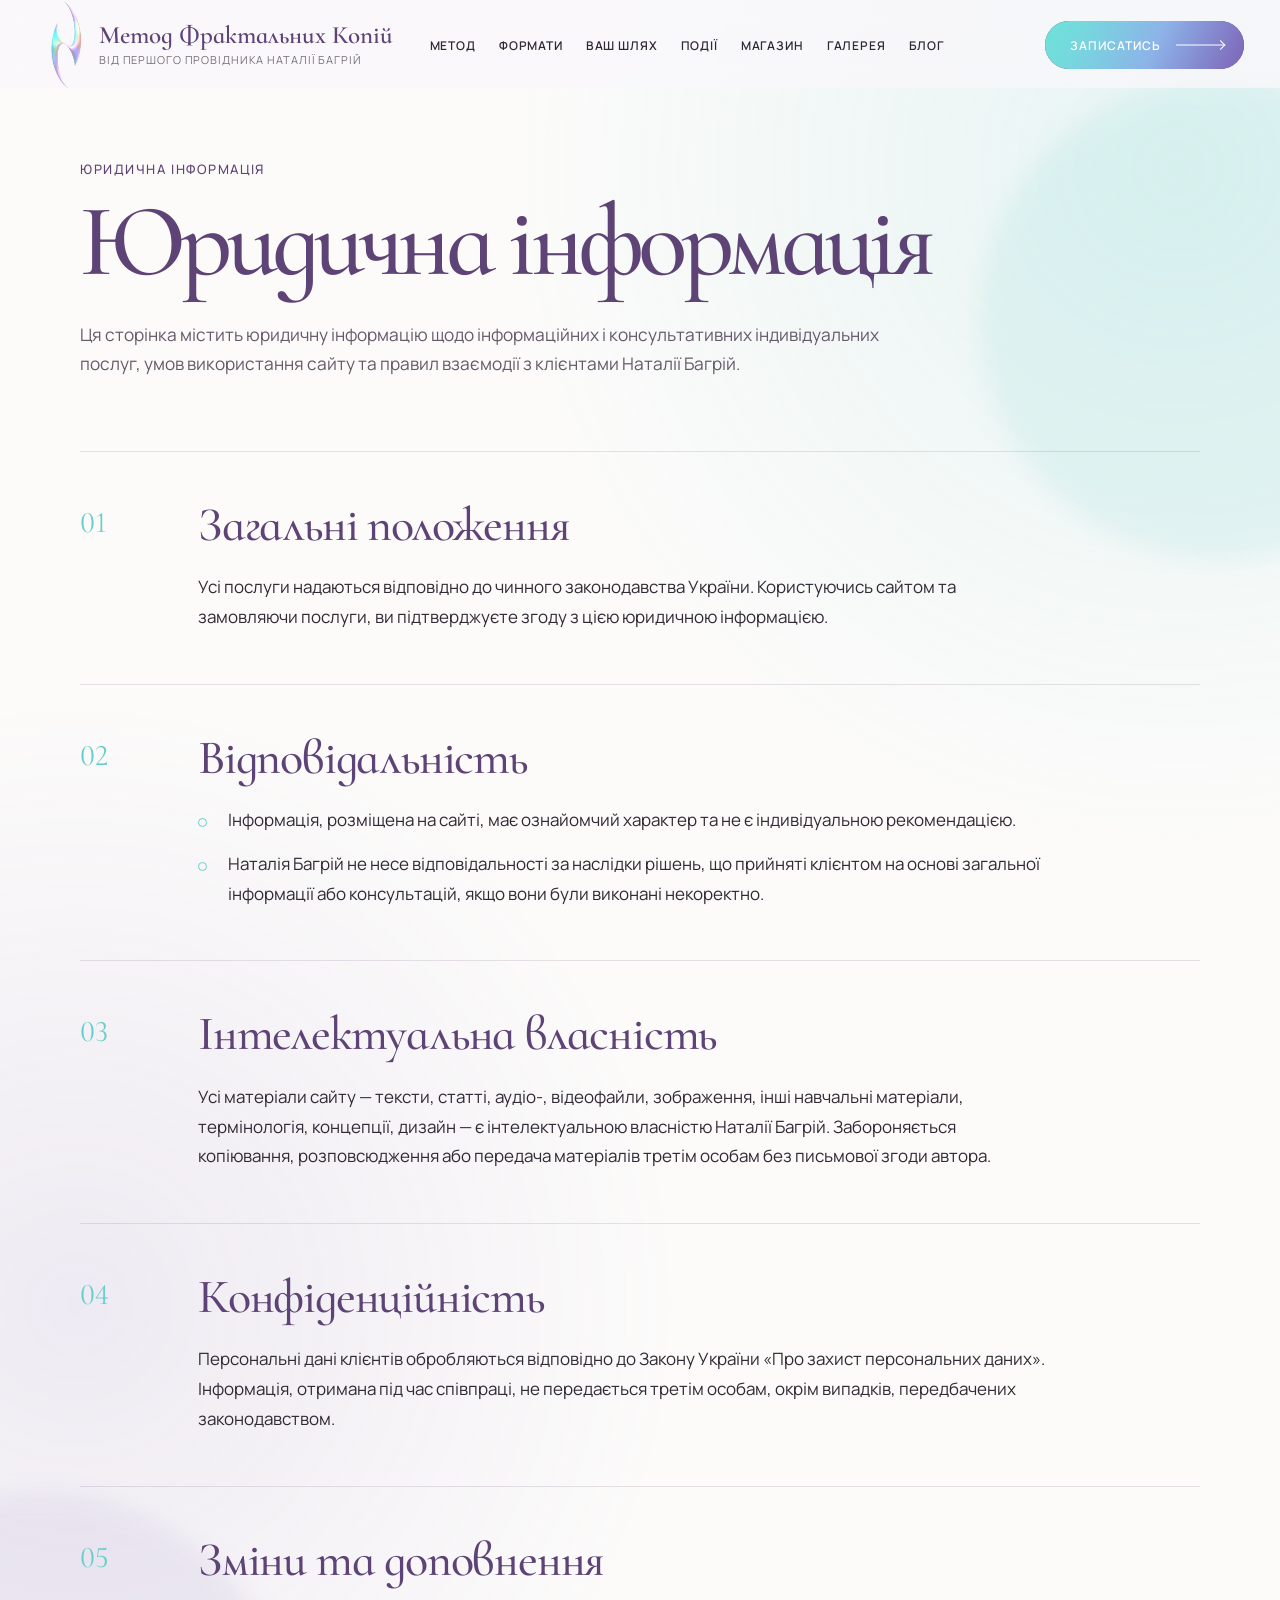
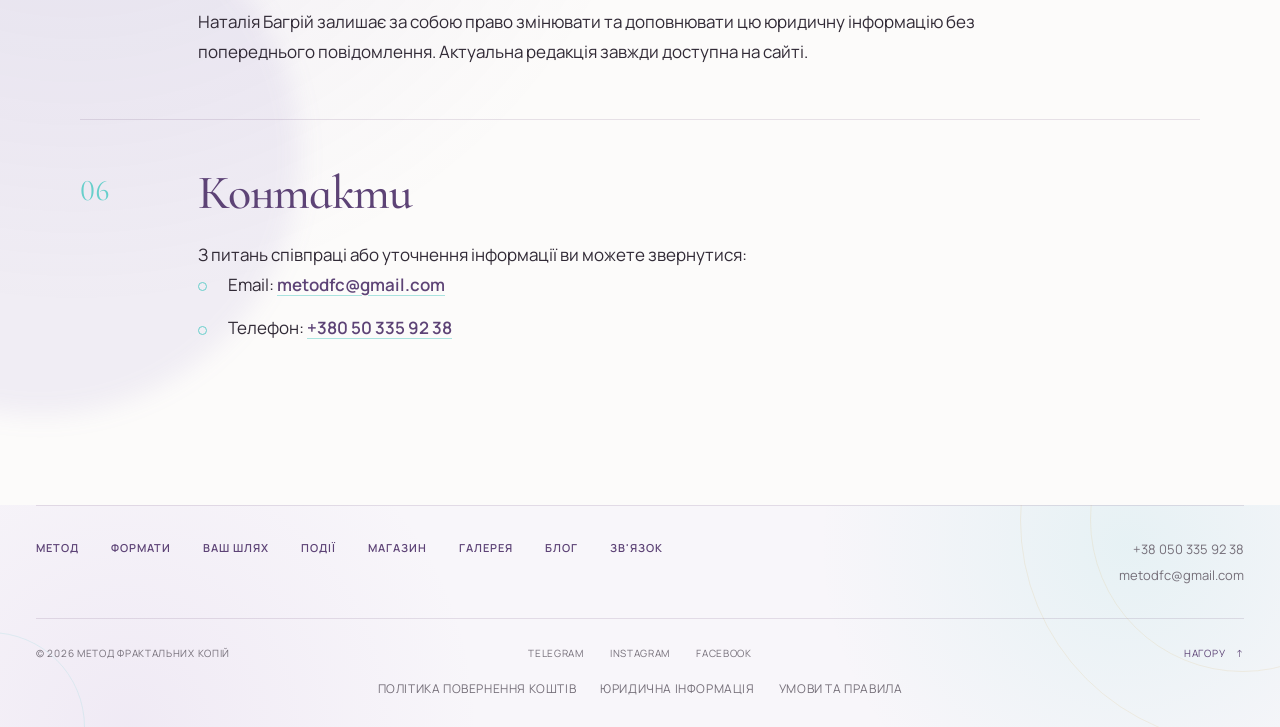
<file: legal-information.html>
<!doctype html>
<html lang="uk">
  <head>
    <meta charset="UTF-8" />
    <meta name="viewport" content="width=device-width, initial-scale=1.0" />
    <meta
      name="description"
      content="Юридична інформація — Метод Фрактальних Копій."
    />
    <meta name="theme-color" content="#f8f4fb" />
    <title>Юридична інформація</title>

    <link rel="preconnect" href="https://fonts.googleapis.com" />
    <link rel="preconnect" href="https://fonts.gstatic.com" crossorigin />
    <link
      href="https://fonts.googleapis.com/css2?family=Cormorant+Infant:ital,wght@0,400;0,500;0,600;1,400;1,500&family=Manrope:wght@400;500;600&display=swap"
      rel="stylesheet"
    />
    <link rel="stylesheet" href="style.css" />
    <link rel="stylesheet" href="policy.css" />
  </head>

  <body>
    <header class="header" data-header>
      <div class="wrapper header__inner">
        <a class="logo" href="index.html" aria-label="На головну">
          <span class="logo__symbol" aria-hidden="true">
            <img src="img/logo.png" alt="" />
          </span>
          <span class="logo__copy">
            <strong>Метод Фрактальних Копій</strong>
            <small>від першого провідника Наталії Багрій</small>
          </span>
        </a>

        <nav class="nav nav--desktop" aria-label="Основна навігація">
          <a class="nav__link" href="index.html#method">Метод</a>
          <a class="nav__link" href="index.html#services">Формати</a>
          <a class="nav__link" href="index.html#journey">Ваш шлях</a>
          <a class="nav__link" href="index.html#events">Події</a>
          <a class="nav__link" href="index.html#shop">Магазин</a>
          <a class="nav__link" href="index.html#gallery">Галерея</a>
          <a class="nav__link" href="index.html#blog">Блог</a>
        </nav>
        <a
          class="button button--header"
          href="https://wa.me/380503359238"
          target="_blank"
          rel="noreferrer"
        >
          <span>Записатись</span>
          <span class="button__arrow" aria-hidden="true"></span>
        </a>

        <button
          class="menu-button"
          type="button"
          aria-label="Відкрити меню"
          aria-expanded="false"
          aria-controls="mobile-menu"
          data-menu-button
        >
          <span></span><span></span><span></span>
        </button>
      </div>

      <div class="mobile-menu" id="mobile-menu" data-mobile-menu>
        <div class="mobile-menu__panel">
          <div class="mobile-menu__head">
            <span class="eyebrow">Навігація</span>
            <button
              class="mobile-menu__close"
              type="button"
              aria-label="Закрити меню"
              data-menu-close
            >
              <span></span><span></span>
            </button>
          </div>

          <nav class="nav nav--mobile" aria-label="Мобільна навігація">
            <a class="nav__link" href="index.html#method">Метод</a>
            <a class="nav__link" href="index.html#services">Формати</a>
            <a class="nav__link" href="index.html#journey">Ваш шлях</a>
            <a class="nav__link" href="index.html#events">Події</a>
            <a class="nav__link" href="index.html#shop">Магазин</a>
            <a class="nav__link" href="index.html#gallery">Галерея</a>
            <a class="nav__link" href="index.html#blog">Блог</a>
          </nav>

          <div class="mobile-menu__footer">
            <div class="contact-list">
              <a href="tel:+380503359238">+38 050 335 92 38</a>
              <a href="mailto:metodfc@gmail.com">metodfc@gmail.com</a>
            </div>
          </div>
        </div>
      </div>
    </header>

    <main class="policy-page" id="top">
      <div
        class="policy-page__decor policy-page__decor--one"
        aria-hidden="true"
      ></div>
      <div
        class="policy-page__decor policy-page__decor--two"
        aria-hidden="true"
      ></div>

      <div class="wrapper policy-page__inner">
        <header class="policy-page__header">
          <p class="eyebrow">Юридична інформація</p>

          <h1>Юридична інформація</h1>

          <p class="policy-page__lead">
            Ця сторінка містить юридичну інформацію щодо інформаційних і
            консультативних індивідуальних послуг, умов використання сайту та
            правил взаємодії з клієнтами Наталії Багрій.
          </p>
        </header>

        <div class="policy-content">
          <section class="policy-section">
            <span class="policy-section__number">01</span>

            <div class="policy-section__body">
              <h2>Загальні положення</h2>

              <p>
                Усі послуги надаються відповідно до чинного законодавства
                України. Користуючись сайтом та замовляючи послуги, ви
                підтверджуєте згоду з цією юридичною інформацією.
              </p>
            </div>
          </section>
          <section class="policy-section">
            <span class="policy-section__number">02</span>

            <div class="policy-section__body">
              <h2>Відповідальність</h2>

              <ul>
                <li>
                  Інформація, розміщена на сайті, має ознайомчий характер та не
                  є індивідуальною рекомендацією.
                </li>

                <li>
                  Наталія Багрій не несе відповідальності за наслідки рішень, що
                  прийняті клієнтом на основі загальної інформації або
                  консультацій, якщо вони були виконані некоректно.
                </li>
              </ul>
            </div>
          </section>
          <section class="policy-section">
            <span class="policy-section__number">03</span>

            <div class="policy-section__body">
              <h2>Інтелектуальна власність</h2>

              <p>
                Усі матеріали сайту — тексти, статті, аудіо-, відеофайли,
                зображення, інші навчальні матеріали, термінологія, концепції,
                дизайн — є інтелектуальною власністю Наталії Багрій.
                Забороняється копіювання, розповсюдження або передача матеріалів
                третім особам без письмової згоди автора.
              </p>
            </div>
          </section>
          <section class="policy-section">
            <span class="policy-section__number">04</span>

            <div class="policy-section__body">
              <h2>Конфіденційність</h2>

              <p>
                Персональні дані клієнтів обробляються відповідно до Закону
                України «Про захист персональних даних». Інформація, отримана
                під час співпраці, не передається третім особам, окрім випадків,
                передбачених законодавством.
              </p>
            </div>
          </section>
          <section class="policy-section">
            <span class="policy-section__number">05</span>

            <div class="policy-section__body">
              <h2>Зміни та доповнення</h2>

              <p>
                Наталія Багрій залишає за собою право змінювати та доповнювати
                цю юридичну інформацію без попереднього повідомлення. Актуальна
                редакція завжди доступна на сайті.
              </p>
            </div>
          </section>
          <section class="policy-section">
            <span class="policy-section__number">06</span>

            <div class="policy-section__body">
              <h2>Контакти</h2>

              <p>
                З питань співпраці або уточнення інформації ви можете
                звернутися:
              </p>

              <ul>
                <li>
                  Email:
                  <a href="mailto:metodfc@gmail.com">metodfc@gmail.com</a>
                </li>

                <li>
                  Телефон:
                  <a href="tel:+380503359238">+380 50 335 92 38</a>
                </li>
              </ul>
            </div>
          </section>
        </div>
      </div>
    </main>

    <footer class="site-footer">
      <div class="site-footer__art" aria-hidden="true">
        <span class="site-footer__circle site-footer__circle--one"></span>
        <span class="site-footer__circle site-footer__circle--two"></span>
        <span class="site-footer__circle site-footer__circle--three"></span>
      </div>

      <div class="wrapper site-footer__inner">
        <div class="site-footer__navigation">
          <nav class="site-footer__menu" aria-label="Навігація у футері">
            <a class="nav__link" href="index.html#method">Метод</a>
            <a class="nav__link" href="index.html#services">Формати</a>
            <a class="nav__link" href="index.html#journey">Ваш шлях</a>
            <a class="nav__link" href="index.html#events">Події</a>
            <a class="nav__link" href="index.html#shop">Магазин</a>
            <a class="nav__link" href="index.html#gallery">Галерея</a>
            <a class="nav__link" href="index.html#blog">Блог</a>
            <a class="nav__link" href="index.html#contacts">Зв'язок</a>
          </nav>

          <div class="site-footer__contacts">
            <a href="tel:+380503359238"> +38 050 335 92 38 </a>

            <a href="mailto:metodfc@gmail.com"> metodfc@gmail.com </a>
          </div>
        </div>

        <div class="site-footer__bottom">
          <p>
            © <span data-current-year>2026</span>
            Метод Фрактальних Копій
          </p>

          <div class="site-footer__socials">
            <a
              href="https://t.me/+fpnFtDIml91mMWFi"
              target="_blank"
              rel="noreferrer"
            >
              Telegram
            </a>

            <a
              href="https://www.instagram.com/dr_bagriy?igsh=MXU5anEzNjdydXV0bA=="
              target="_blank"
              rel="noreferrer"
            >
              Instagram
            </a>

            <a
              href="https://www.facebook.com/share/1HQ1eymdCA/"
              target="_blank"
              rel="noreferrer"
            >
              Facebook
            </a>
          </div>

          <a class="site-footer__top-link" href="#hero">
            <span>Нагору</span>
            <span aria-hidden="true">↑</span>
          </a>
        </div>

        <div class="site-footer__legal">
          <a href="refund-policy.html">Політика повернення коштів</a>

          <a href="legal-information.html">Юридична інформація</a>

          <a href="terms.html">Умови та правила</a>
        </div>
      </div>
    </footer>
    <script src="app.js"></script>
  </body>
</html>
</file>
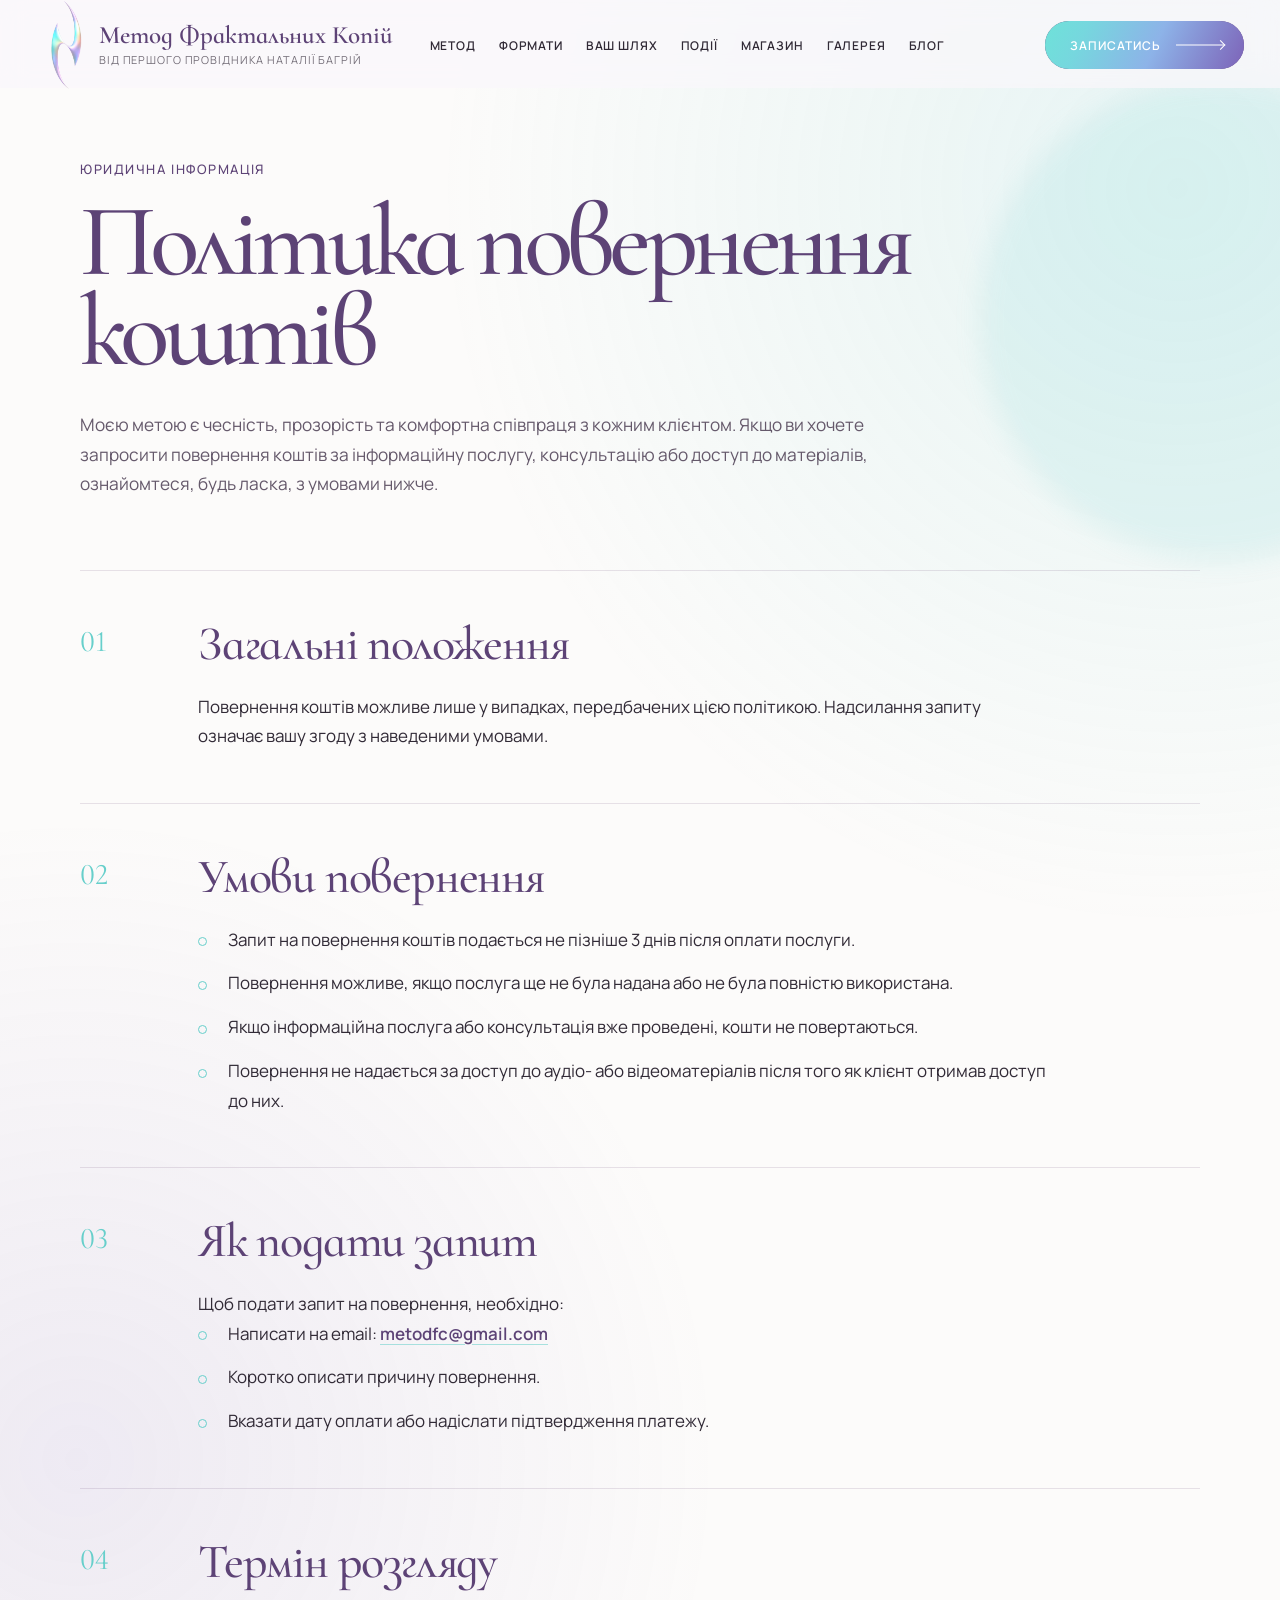
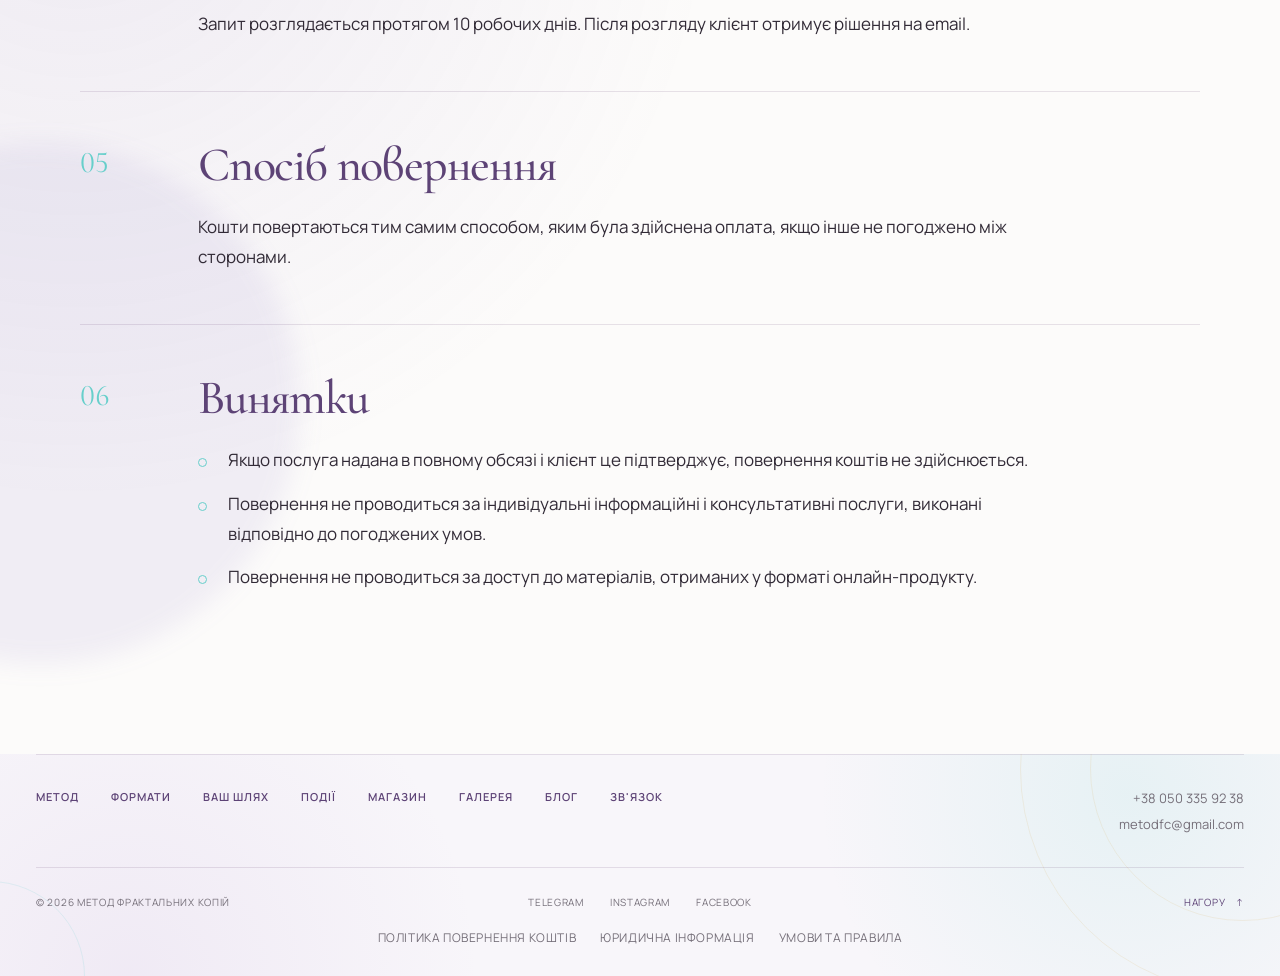
<file: refund-policy.html>
<!doctype html>
<html lang="uk">
  <head>
    <meta charset="UTF-8" />
    <meta name="viewport" content="width=device-width, initial-scale=1.0" />
    <meta
      name="description"
      content="Політика повернення коштів — Метод Фрактальних Копій."
    />
    <meta name="theme-color" content="#f8f4fb" />
    <title>Політика повернення коштів</title>

    <link rel="preconnect" href="https://fonts.googleapis.com" />
    <link rel="preconnect" href="https://fonts.gstatic.com" crossorigin />
    <link
      href="https://fonts.googleapis.com/css2?family=Cormorant+Infant:ital,wght@0,400;0,500;0,600;1,400;1,500&family=Manrope:wght@400;500;600&display=swap"
      rel="stylesheet"
    />
    <link rel="stylesheet" href="style.css" />
    <link rel="stylesheet" href="policy.css" />
  </head>

  <body>
    <header class="header" data-header>
      <div class="wrapper header__inner">
        <a class="logo" href="index.html" aria-label="На головну">
          <span class="logo__symbol" aria-hidden="true">
            <img src="img/logo.png" alt="" />
          </span>
          <span class="logo__copy">
            <strong>Метод Фрактальних Копій</strong>
            <small>від першого провідника Наталії Багрій</small>
          </span>
        </a>

        <nav class="nav nav--desktop" aria-label="Основна навігація">
          <a class="nav__link" href="index.html#method">Метод</a>
          <a class="nav__link" href="index.html#services">Формати</a>
          <a class="nav__link" href="index.html#journey">Ваш шлях</a>
          <a class="nav__link" href="index.html#events">Події</a>
          <a class="nav__link" href="index.html#shop">Магазин</a>
          <a class="nav__link" href="index.html#gallery">Галерея</a>
          <a class="nav__link" href="index.html#blog">Блог</a>
        </nav>
        <a
          class="button button--header"
          href="https://wa.me/380503359238"
          target="_blank"
          rel="noreferrer"
        >
          <span>Записатись</span>
          <span class="button__arrow" aria-hidden="true"></span>
        </a>

        <button
          class="menu-button"
          type="button"
          aria-label="Відкрити меню"
          aria-expanded="false"
          aria-controls="mobile-menu"
          data-menu-button
        >
          <span></span><span></span><span></span>
        </button>
      </div>

      <div class="mobile-menu" id="mobile-menu" data-mobile-menu>
        <div class="mobile-menu__panel">
          <div class="mobile-menu__head">
            <span class="eyebrow">Навігація</span>
            <button
              class="mobile-menu__close"
              type="button"
              aria-label="Закрити меню"
              data-menu-close
            >
              <span></span><span></span>
            </button>
          </div>

          <nav class="nav nav--mobile" aria-label="Мобільна навігація">
            <a class="nav__link" href="index.html#method">Метод</a>
            <a class="nav__link" href="index.html#services">Формати</a>
            <a class="nav__link" href="index.html#journey">Ваш шлях</a>
            <a class="nav__link" href="index.html#events">Події</a>
            <a class="nav__link" href="index.html#shop">Магазин</a>
            <a class="nav__link" href="index.html#gallery">Галерея</a>
            <a class="nav__link" href="index.html#blog">Блог</a>
          </nav>

          <div class="mobile-menu__footer">
            <div class="contact-list">
              <a href="tel:+380503359238">+38 050 335 92 38</a>
              <a href="mailto:metodfc@gmail.com">metodfc@gmail.com</a>
            </div>
          </div>
        </div>
      </div>
    </header>

    <main class="policy-page" id="top">
      <div
        class="policy-page__decor policy-page__decor--one"
        aria-hidden="true"
      ></div>
      <div
        class="policy-page__decor policy-page__decor--two"
        aria-hidden="true"
      ></div>

      <div class="wrapper policy-page__inner">
        <header class="policy-page__header">
          <p class="eyebrow">Юридична інформація</p>
          <h1>Політика повернення коштів</h1>
          <p class="policy-page__lead">
            Моєю метою є чесність, прозорість та комфортна співпраця з кожним
            клієнтом. Якщо ви хочете запросити повернення коштів за інформаційну
            послугу, консультацію або доступ до матеріалів, ознайомтеся, будь
            ласка, з умовами нижче.
          </p>
        </header>

        <div class="policy-content">
          <section class="policy-section">
            <span class="policy-section__number">01</span>
            <div class="policy-section__body">
              <h2>Загальні положення</h2>
              <p>
                Повернення коштів можливе лише у випадках, передбачених цією
                політикою. Надсилання запиту означає вашу згоду з наведеними
                умовами.
              </p>
            </div>
          </section>

          <section class="policy-section">
            <span class="policy-section__number">02</span>
            <div class="policy-section__body">
              <h2>Умови повернення</h2>
              <ul>
                <li>
                  Запит на повернення коштів подається не пізніше 3 днів після
                  оплати послуги.
                </li>
                <li>
                  Повернення можливе, якщо послуга ще не була надана або не була
                  повністю використана.
                </li>
                <li>
                  Якщо інформаційна послуга або консультація вже проведені,
                  кошти не повертаються.
                </li>
                <li>
                  Повернення не надається за доступ до аудіо- або
                  відеоматеріалів після того як клієнт отримав доступ до них.
                </li>
              </ul>
            </div>
          </section>

          <section class="policy-section">
            <span class="policy-section__number">03</span>

            <div class="policy-section__body">
              <h2>Як подати запит</h2>

              <p>Щоб подати запит на повернення, необхідно:</p>

              <ul>
                <li>
                  Написати на email:
                  <a href="mailto:metodfc@gmail.com">metodfc@gmail.com</a>
                </li>

                <li>Коротко описати причину повернення.</li>

                <li>
                  Вказати дату оплати або надіслати підтвердження платежу.
                </li>
              </ul>
            </div>
          </section>

          <section class="policy-section">
            <span class="policy-section__number">04</span>

            <div class="policy-section__body">
              <h2>Термін розгляду</h2>

              <p>
                Запит розглядається протягом 10 робочих днів. Після розгляду
                клієнт отримує рішення на email.
              </p>
            </div>
          </section>

          <section class="policy-section">
            <span class="policy-section__number">05</span>

            <div class="policy-section__body">
              <h2>Спосіб повернення</h2>

              <p>
                Кошти повертаються тим самим способом, яким була здійснена
                оплата, якщо інше не погоджено між сторонами.
              </p>
            </div>
          </section>

          <section class="policy-section">
            <span class="policy-section__number">06</span>

            <div class="policy-section__body">
              <h2>Винятки</h2>

              <ul>
                <li>
                  Якщо послуга надана в повному обсязі і клієнт це підтверджує,
                  повернення коштів не здійснюється.
                </li>

                <li>
                  Повернення не проводиться за індивідуальні інформаційні і
                  консультативні послуги, виконані відповідно до погоджених
                  умов.
                </li>

                <li>
                  Повернення не проводиться за доступ до матеріалів, отриманих у
                  форматі онлайн-продукту.
                </li>
              </ul>
            </div>
          </section>
        </div>
      </div>
    </main>

    <footer class="site-footer">
      <div class="site-footer__art" aria-hidden="true">
        <span class="site-footer__circle site-footer__circle--one"></span>
        <span class="site-footer__circle site-footer__circle--two"></span>
        <span class="site-footer__circle site-footer__circle--three"></span>
      </div>

      <div class="wrapper site-footer__inner">
        <div class="site-footer__navigation">
          <nav class="site-footer__menu" aria-label="Навігація у футері">
            <a class="nav__link" href="index.html#method">Метод</a>
            <a class="nav__link" href="index.html#services">Формати</a>
            <a class="nav__link" href="index.html#journey">Ваш шлях</a>
            <a class="nav__link" href="index.html#events">Події</a>
            <a class="nav__link" href="index.html#shop">Магазин</a>
            <a class="nav__link" href="index.html#gallery">Галерея</a>
            <a class="nav__link" href="index.html#blog">Блог</a>
            <a class="nav__link" href="index.html#contacts">Зв'язок</a>
          </nav>

          <div class="site-footer__contacts">
            <a href="tel:+380503359238"> +38 050 335 92 38 </a>

            <a href="mailto:metodfc@gmail.com"> metodfc@gmail.com </a>
          </div>
        </div>

        <div class="site-footer__bottom">
          <p>
            © <span data-current-year>2026</span>
            Метод Фрактальних Копій
          </p>

          <div class="site-footer__socials">
            <a
              href="https://t.me/+fpnFtDIml91mMWFi"
              target="_blank"
              rel="noreferrer"
            >
              Telegram
            </a>

            <a
              href="https://www.instagram.com/dr_bagriy?igsh=MXU5anEzNjdydXV0bA=="
              target="_blank"
              rel="noreferrer"
            >
              Instagram
            </a>

            <a
              href="https://www.facebook.com/share/1HQ1eymdCA/"
              target="_blank"
              rel="noreferrer"
            >
              Facebook
            </a>
          </div>

          <a class="site-footer__top-link" href="#hero">
            <span>Нагору</span>
            <span aria-hidden="true">↑</span>
          </a>
        </div>

        <div class="site-footer__legal">
          <a href="refund-policy.html">Політика повернення коштів</a>

          <a href="legal-information.html">Юридична інформація</a>

          <a href="terms.html">Умови та правила</a>
        </div>
      </div>
    </footer>
    <script src="app.js"></script>
  </body>
</html>
</file>
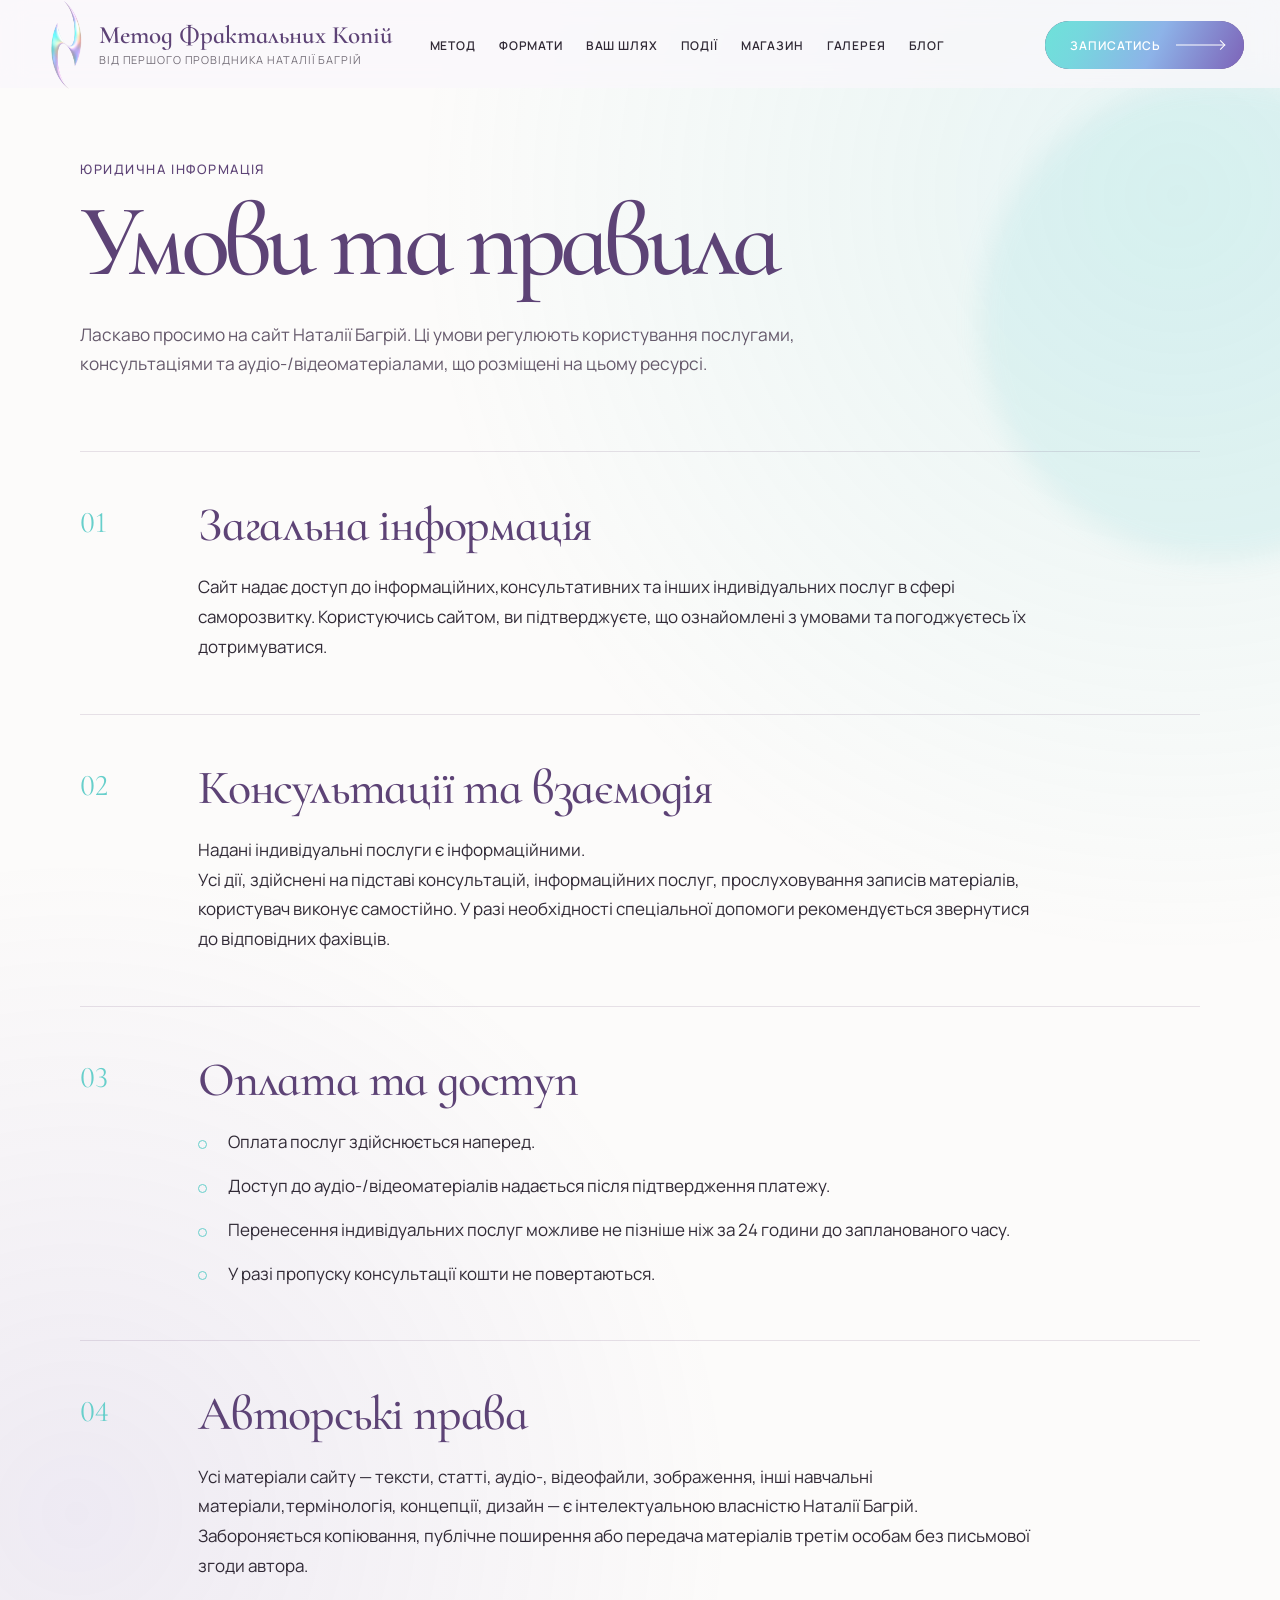
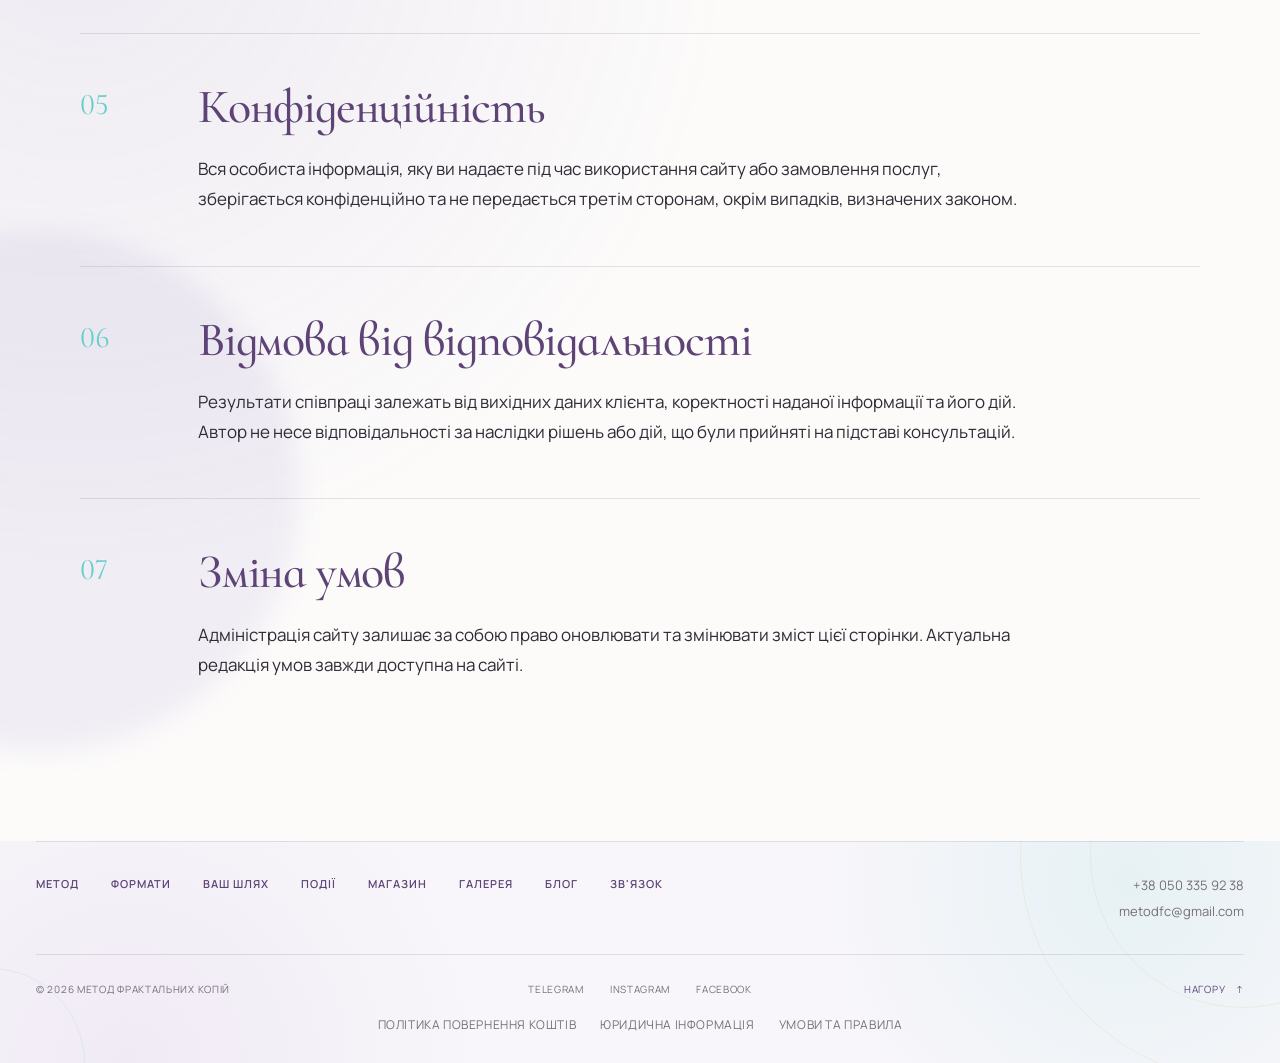
<file: terms.html>
<!doctype html>
<html lang="uk">
  <head>
    <meta charset="UTF-8" />
    <meta name="viewport" content="width=device-width, initial-scale=1.0" />
    <meta
      name="description"
      content="Умови та правила — Метод Фрактальних Копій."
    />
    <meta name="theme-color" content="#f8f4fb" />
    <title>Умови та правила</title>

    <link rel="preconnect" href="https://fonts.googleapis.com" />
    <link rel="preconnect" href="https://fonts.gstatic.com" crossorigin />
    <link
      href="https://fonts.googleapis.com/css2?family=Cormorant+Infant:ital,wght@0,400;0,500;0,600;1,400;1,500&family=Manrope:wght@400;500;600&display=swap"
      rel="stylesheet"
    />
    <link rel="stylesheet" href="style.css" />
    <link rel="stylesheet" href="policy.css" />
  </head>

  <body>
    <header class="header" data-header>
      <div class="wrapper header__inner">
        <a class="logo" href="index.html" aria-label="На головну">
          <span class="logo__symbol" aria-hidden="true">
            <img src="img/logo.png" alt="" />
          </span>
          <span class="logo__copy">
            <strong>Метод Фрактальних Копій</strong>
            <small>від першого провідника Наталії Багрій</small>
          </span>
        </a>

        <nav class="nav nav--desktop" aria-label="Основна навігація">
          <a class="nav__link" href="index.html#method">Метод</a>
          <a class="nav__link" href="index.html#services">Формати</a>
          <a class="nav__link" href="index.html#journey">Ваш шлях</a>
          <a class="nav__link" href="index.html#events">Події</a>
          <a class="nav__link" href="index.html#shop">Магазин</a>
          <a class="nav__link" href="index.html#gallery">Галерея</a>
          <a class="nav__link" href="index.html#blog">Блог</a>
        </nav>
        <a
          class="button button--header"
          href="https://wa.me/380503359238"
          target="_blank"
          rel="noreferrer"
        >
          <span>Записатись</span>
          <span class="button__arrow" aria-hidden="true"></span>
        </a>

        <button
          class="menu-button"
          type="button"
          aria-label="Відкрити меню"
          aria-expanded="false"
          aria-controls="mobile-menu"
          data-menu-button
        >
          <span></span><span></span><span></span>
        </button>
      </div>

      <div class="mobile-menu" id="mobile-menu" data-mobile-menu>
        <div class="mobile-menu__panel">
          <div class="mobile-menu__head">
            <span class="eyebrow">Навігація</span>
            <button
              class="mobile-menu__close"
              type="button"
              aria-label="Закрити меню"
              data-menu-close
            >
              <span></span><span></span>
            </button>
          </div>

          <nav class="nav nav--mobile" aria-label="Мобільна навігація">
            <a class="nav__link" href="index.html#method">Метод</a>
            <a class="nav__link" href="index.html#services">Формати</a>
            <a class="nav__link" href="index.html#journey">Ваш шлях</a>
            <a class="nav__link" href="index.html#events">Події</a>
            <a class="nav__link" href="index.html#shop">Магазин</a>
            <a class="nav__link" href="index.html#gallery">Галерея</a>
            <a class="nav__link" href="index.html#blog">Блог</a>
          </nav>

          <div class="mobile-menu__footer">
            <div class="contact-list">
              <a href="tel:+380503359238">+38 050 335 92 38</a>
              <a href="mailto:metodfc@gmail.com">metodfc@gmail.com</a>
            </div>
          </div>
        </div>
      </div>
    </header>

    <main class="policy-page" id="top">
      <div
        class="policy-page__decor policy-page__decor--one"
        aria-hidden="true"
      ></div>
      <div
        class="policy-page__decor policy-page__decor--two"
        aria-hidden="true"
      ></div>

      <div class="wrapper policy-page__inner">
        <header class="policy-page__header">
          <p class="eyebrow">Юридична інформація</p>
          <h1>Умови та правила</h1>
          <p class="policy-page__lead">
            Ласкаво просимо на сайт Наталії Багрій. Ці умови регулюють
            користування послугами, консультаціями та аудіо-/відеоматеріалами,
            що розміщені на цьому ресурсі.
          </p>
        </header>

        <div class="policy-content">
          <section class="policy-section">
            <span class="policy-section__number">01</span>
            <div class="policy-section__body">
              <h2>Загальна інформація</h2>
              <p>
                Сайт надає доступ до інформаційних,консультативних та інших
                індивідуальних послуг в сфері саморозвитку. Користуючись сайтом,
                ви підтверджуєте, що ознайомлені з умовами та погоджуєтесь їх
                дотримуватися.
              </p>
            </div>
          </section>

          <section class="policy-section">
            <span class="policy-section__number">02</span>
            <div class="policy-section__body">
              <h2>Консультації та взаємодія</h2>
              <p>Надані індивідуальні послуги є інформаційними.</p>
              <p>
                Усі дії, здійснені на підставі консультацій, інформаційних
                послуг, прослуховування записів матеріалів, користувач виконує
                самостійно. У разі необхідності спеціальної допомоги
                рекомендується звернутися до відповідних фахівців.
              </p>
            </div>
          </section>

          <section class="policy-section">
            <span class="policy-section__number">03</span>
            <div class="policy-section__body">
              <h2>Оплата та доступ</h2>
              <ul>
                <li>Оплата послуг здійснюється наперед.</li>
                <li>
                  Доступ до аудіо-/відеоматеріалів надається після підтвердження
                  платежу.
                </li>
                <li>
                  Перенесення індивідуальних послуг можливе не пізніше ніж за 24
                  години до запланованого часу.
                </li>
                <li>У разі пропуску консультації кошти не повертаються.</li>
              </ul>
            </div>
          </section>

          <section class="policy-section">
            <span class="policy-section__number">04</span>
            <div class="policy-section__body">
              <h2>Авторські права</h2>
              <p>
                Усі матеріали сайту — тексти, статті, аудіо-, відеофайли,
                зображення, інші навчальні матеріали,термінологія, концепції,
                дизайн — є інтелектуальною власністю Наталії Багрій.
              </p>
              <p>
                Забороняється копіювання, публічне поширення або передача
                матеріалів третім особам без письмової згоди автора.
              </p>
            </div>
          </section>

          <section class="policy-section">
            <span class="policy-section__number">05</span>
            <div class="policy-section__body">
              <h2>Конфіденційність</h2>
              <p>
                Вся особиста інформація, яку ви надаєте під час використання
                сайту або замовлення послуг, зберігається конфіденційно та не
                передається третім сторонам, окрім випадків, визначених законом.
              </p>
            </div>
          </section>

          <section class="policy-section">
            <span class="policy-section__number">06</span>
            <div class="policy-section__body">
              <h2>Відмова від відповідальності</h2>
              <p>
                Результати співпраці залежать від вихідних даних клієнта,
                коректності наданої інформації та його дій. Автор не несе
                відповідальності за наслідки рішень або дій, що були прийняті на
                підставі консультацій.
              </p>
            </div>
          </section>

          <section class="policy-section">
            <span class="policy-section__number">07</span>
            <div class="policy-section__body">
              <h2>Зміна умов</h2>
              <p>
                Адміністрація сайту залишає за собою право оновлювати та
                змінювати зміст цієї сторінки. Актуальна редакція умов завжди
                доступна на сайті.
              </p>
            </div>
          </section>
        </div>
      </div>
    </main>

    <footer class="site-footer">
      <div class="site-footer__art" aria-hidden="true">
        <span class="site-footer__circle site-footer__circle--one"></span>
        <span class="site-footer__circle site-footer__circle--two"></span>
        <span class="site-footer__circle site-footer__circle--three"></span>
      </div>

      <div class="wrapper site-footer__inner">
        <div class="site-footer__navigation">
          <nav class="site-footer__menu" aria-label="Навігація у футері">
            <a class="nav__link" href="index.html#method">Метод</a>
            <a class="nav__link" href="index.html#services">Формати</a>
            <a class="nav__link" href="index.html#journey">Ваш шлях</a>
            <a class="nav__link" href="index.html#events">Події</a>
            <a class="nav__link" href="index.html#shop">Магазин</a>
            <a class="nav__link" href="index.html#gallery">Галерея</a>
            <a class="nav__link" href="index.html#blog">Блог</a>
            <a class="nav__link" href="index.html#contacts">Зв'язок</a>
          </nav>

          <div class="site-footer__contacts">
            <a href="tel:+380503359238"> +38 050 335 92 38 </a>

            <a href="mailto:metodfc@gmail.com"> metodfc@gmail.com </a>
          </div>
        </div>

        <div class="site-footer__bottom">
          <p>
            © <span data-current-year>2026</span>
            Метод Фрактальних Копій
          </p>

          <div class="site-footer__socials">
            <a
              href="https://t.me/+fpnFtDIml91mMWFi"
              target="_blank"
              rel="noreferrer"
            >
              Telegram
            </a>

            <a
              href="https://www.instagram.com/dr_bagriy?igsh=MXU5anEzNjdydXV0bA=="
              target="_blank"
              rel="noreferrer"
            >
              Instagram
            </a>

            <a
              href="https://www.facebook.com/share/1HQ1eymdCA/"
              target="_blank"
              rel="noreferrer"
            >
              Facebook
            </a>
          </div>

          <a class="site-footer__top-link" href="#top">
            <span>Нагору</span>
            <span aria-hidden="true">↑</span>
          </a>
        </div>
        <div class="site-footer__legal">
          <a href="refund-policy.html">Політика повернення коштів</a>

          <a href="legal-information.html">Юридична інформація</a>

          <a href="terms.html">Умови та правила</a>
        </div>
      </div>
    </footer>
    <script src="app.js"></script>
  </body>
</html>
</file>
<file: style.css>
@import url("https://fonts.googleapis.com/css2?family=Cormorant+Infant:ital,wght@0,400;0,500;0,600;0,700;1,400;1,500;1,600&family=Manrope:wght@400;500;600&display=swap");
:root {
  --color-bg: #fcfbfa;
  --color-bg-soft: #f5f8f8;

  --color-primary: #5d4376; /* фіолетовий */
  --color-accent: #67cfcb; /* бірюза */

  --color-gold: #d8b36a;
  --color-pearl: #eef7f7;

  --color-text: #312a36;
  --color-muted: #756f79;
  --color-line: rgba(90, 61, 108, 0.14);
  --font-display: "Cormorant Infant", Georgia, serif;
  --font-body: "Manrope", Arial, sans-serif;
  --header-height: 88px;
  --wrapper: 1500px;
  --radius-pill: 999px;
  --transition: 420ms cubic-bezier(0.22, 1, 0.36, 1);
}

*,
*::before,
*::after {
  box-sizing: border-box;
}
html {
  scroll-behavior: smooth;
  overflow-x: hidden;
}
body {
  margin: 0;
  min-width: 320px;
  overflow-x: hidden;
  color: var(--color-text);
  background: var(--color-bg);
  font-family: var(--font-body);
  -webkit-font-smoothing: antialiased;
  text-rendering: optimizeLegibility;
  font-size: 20px;
}
body.menu-open {
  overflow: hidden;
}
img,
svg {
  display: block;
  max-width: 100%;
}
a {
  color: inherit;
  text-decoration: none;
}
button,
a {
  font: inherit;
}
button {
  padding: 0;
  border: 0;
}

.wrapper {
  width: min(calc(100% - 72px), var(--wrapper));
  margin-inline: auto;
}
.eyebrow {
  margin: 0;
  color: var(--color-primary);
  font-size: 13px;
  font-weight: 500;
  letter-spacing: 0.12em;
  text-transform: uppercase;
}

.header {
  position: fixed;
  inset: 0 0 auto;
  z-index: 50;
  height: var(--header-height);
  background: rgba(250, 247, 251, 0.72);
  border-bottom: 1px solid transparent;
  backdrop-filter: blur(14px);
  -webkit-backdrop-filter: blur(14px);
  transition:
    background-color var(--transition),
    border-color var(--transition),
    box-shadow var(--transition);
}
.header.is-scrolled {
  background: rgba(250, 247, 251, 0.9);
  border-bottom-color: var(--color-line);
  box-shadow: 0 12px 40px rgba(77, 49, 91, 0.06);
}
.header__inner {
  height: 100%;
  display: grid;
  grid-template-columns: minmax(250px, 450px) auto minmax(190px, 270px);
  align-items: center;
  gap: 30px;
}

.logo {
  display: inline-flex;
  align-items: center;
  gap: 3px;
  justify-self: start;
  min-width: 0;
}
.logo__symbol {
  width: 60px;
}
.logo__symbol img {
  width: 100%;
  height: 100%;
  object-fit: cover;
}
.logo__copy {
  display: flex;
  flex-direction: column;
  gap: 4px;
  min-width: 0;
}
.logo__copy strong {
  color: var(--color-primary);
  font-family: var(--font-display);
  font-size: 25px;
  font-weight: 600;
  line-height: 1;
}
.logo__copy small {
  color: var(--color-muted);
  font-size: 11px;
  letter-spacing: 0.08em;
  text-transform: uppercase;
}

.nav--desktop {
  display: flex;
  align-items: center;
  gap: clamp(18px, 1.8vw, 34px);
}
.nav--desktop .nav__link {
  position: relative;
  font-size: 12px;
  font-weight: 600;
  letter-spacing: 0.07em;
  text-transform: uppercase;
}
.nav--desktop .nav__link::after {
  content: "";
  position: absolute;
  left: 0;
  bottom: -8px;
  width: 100%;
  height: 1px;
  background: var(--color-accent);
  transform: scaleX(0);
  transform-origin: right;
  transition: transform var(--transition);
}
.nav--desktop .nav__link:hover::after,
.nav--desktop .nav__link:focus-visible::after {
  transform: scaleX(1);
  transform-origin: left;
}

.button {
  position: relative;
  display: inline-flex;
  align-items: center;
  justify-content: space-between;
  gap: 15px;
  min-height: 54px;
  padding: 13px 20px 13px 25px;
  overflow: hidden;
  border-radius: var(--radius-pill);
  color: #fff;
  background: var(--color-primary);
  font-size: 12px;
  font-weight: 600;
  letter-spacing: 0.08em;
  text-transform: uppercase;
  isolation: isolate;
  transition:
    color var(--transition),
    box-shadow var(--transition);
}
.button::before {
  content: "";
  position: absolute;
  inset: 0;
  z-index: -1;
  background: linear-gradient(
    115deg,
    #6ee2d9 0%,
    #76d7de 20%,
    #8db3e8 55%,
    #7d63b8 100%
  );
  transition: transform 520ms cubic-bezier(0.22, 1, 0.36, 1);
}

.button:hover,
.button:focus-visible {
  box-shadow: 0 16px 34px rgba(80, 50, 96, 0.2);
}
.button:hover::before,
.button:focus-visible::before {
  transform: translateX(0);
}
.button__arrow {
  position: relative;
  width: 48px;
  height: 10px;
  flex: 0 0 48px;
  transition: transform var(--transition);
}
.button__arrow::before {
  content: "";
  position: absolute;
  left: 0;
  top: 50%;
  width: 100%;
  height: 1px;
  background: currentColor;
  transform: translateY(-50%);
}
.button__arrow::after {
  content: "";
  position: absolute;
  right: 0;
  top: 50%;
  width: 7px;
  height: 7px;
  border-top: 1px solid currentColor;
  border-right: 1px solid currentColor;
  transform: translateY(-50%) rotate(45deg);
  transform-origin: center;
}
.button:hover .button__arrow,
.button:focus-visible .button__arrow {
  transform: translateX(7px);
}
.button--header {
  justify-self: end;
  min-height: 48px;
  padding-block: 10px;
}
.button--text {
  color: var(--color-primary);
  background: transparent;
  padding-inline: 0;
  padding-right: 20px;
  border-radius: 0;
  box-shadow: none;
}
.button--text::before {
  display: none;
}
.button--text:hover,
.button--text:focus-visible {
  color: var(--color-accent);
  box-shadow: none;
}

.menu-button {
  display: none;
  position: relative;
  width: 34px;
  height: 24px;
  justify-self: end;
  background: transparent;
  cursor: pointer;
}
.menu-button span {
  position: absolute;
  right: 0;
  height: 1.5px;
  background: var(--color-primary);
  transition: var(--transition);
}
.menu-button span:nth-child(1) {
  top: 3px;
  width: 25px;
}
.menu-button span:nth-child(2) {
  top: 11px;
  width: 18px;
}
.menu-button span:nth-child(3) {
  top: 19px;
  width: 30px;
}

.hero {
  position: relative;
  min-height: 100svh;
  overflow: hidden;
  background: var(--color-bg);
}
.hero__media {
  position: absolute;
  inset: 0 0 0 auto;
  z-index: 1;
  width: 52%;
  height: 100%;
  overflow: hidden;
}
.hero__media::before {
  content: "";
  position: absolute;
  inset: 0 auto 0 0;
  z-index: 2;
  width: 34%;
  pointer-events: none;
  background: linear-gradient(
    90deg,
    var(--color-bg) 0%,
    rgba(250, 247, 251, 0.96) 16%,
    rgba(250, 247, 251, 0.76) 38%,
    rgba(250, 247, 251, 0.36) 66%,
    rgba(250, 247, 251, 0) 100%
  );
}
.hero__media::after {
  content: "";
  position: absolute;
  inset: 0;
  z-index: 2;
  pointer-events: none;
  background: linear-gradient(
    180deg,
    rgba(42, 25, 49, 0.05),
    transparent 28%,
    transparent 72%,
    rgba(250, 247, 251, 0.08)
  );
}
.hero__image {
  width: 100%;
  height: 100%;
  object-fit: cover;
  object-position: 52% 20%;
  transform: scale(1.015);
}
.hero__decor {
  position: absolute;
  z-index: 0;
  pointer-events: none;
  border-radius: 50%;
  filter: blur(10px);
}
.hero__decor--one {
  width: 560px;
  height: 560px;
  left: -230px;
  bottom: -260px;
  background: radial-gradient(
    circle,
    rgba(181, 235, 229, 0.34),
    rgba(183, 145, 211, 0.14) 58%,
    transparent 74%
  );
}
.hero__decor--two {
  width: 430px;
  height: 430px;
  left: 28%;
  top: -200px;
  background: radial-gradient(
    circle,
    rgba(255, 226, 214, 0.36),
    rgba(191, 160, 218, 0.14) 58%,
    transparent 74%
  );
}
.hero__grain {
  position: absolute;
  inset: 0;
  z-index: 3;
  pointer-events: none;
  opacity: 0.08;
  mix-blend-mode: multiply;
  background-image: url("data:image/svg+xml,%3Csvg viewBox='0 0 180 180' xmlns='http://www.w3.org/2000/svg'%3E%3Cfilter id='n'%3E%3CfeTurbulence type='fractalNoise' baseFrequency='.78' numOctaves='3' stitchTiles='stitch'/%3E%3C/filter%3E%3Crect width='100%25' height='100%25' filter='url(%23n)' opacity='.11'/%3E%3C/svg%3E");
}
.hero__inner {
  position: relative;
  z-index: 4;
  min-height: 100svh;
  display: grid;
  grid-template-columns: minmax(0, 52%) 1fr;
  align-items: center;
  padding-top: calc(var(--header-height) + 34px);
  padding-bottom: 38px;
}
.hero__content {
  width: min(100%, 680px);
  padding: 30px 0;
}
.hero__eyebrow {
  margin-bottom: 20px;
}
.hero__title {
  margin: 0;
  color: var(--color-primary);
  font-family: var(--font-display);
  font-size: clamp(60px, 8vw, 110px);
  font-weight: 500;
  line-height: 0.79;
  letter-spacing: -0.055em;
}

.hero__title em {
  color: var(--color-accent);
  font-weight: 400;
  line-height: 0.96;
}

.title {
  margin: 0;
  color: var(--color-primary);
  font-family: var(--font-display);
  font-size: clamp(50px, 6vw, 90px);
  font-weight: 500;
  line-height: 0.79;
  letter-spacing: -0.055em;

  max-width: 700px;
}

.title em {
  color: var(--color-accent);
  font-weight: 400;
  line-height: 0.96;
}
.hero__text {
  max-width: 560px;
  margin: 30px 0 0;
  color: #65596b;
  font-size: clamp(18px, 1.2vw, 20px);
  line-height: 1.5;
}
.hero__actions {
  margin-top: 34px;
  display: flex;
  align-items: center;
  gap: 34px;
  flex-wrap: wrap;
}
.hero__meta {
  margin-top: clamp(54px, 8vh, 92px);
  display: flex;
  align-items: center;
  justify-content: space-between;
  gap: 28px;
  max-width: 620px;
}
.hero__contacts {
  display: flex;
  align-items: center;
  gap: 16px;
  color: var(--color-muted);
  font-size: 11px;
  letter-spacing: 0.05em;
}
.hero__contacts a {
  transition: color var(--transition);
}
.hero__contacts a:hover {
  color: var(--color-accent);
}
.separator {
  width: 34px;
  height: 1px;
  background: var(--color-line);
}
.socials {
  display: flex;
  align-items: center;
  gap: 10px;
}
.social-link {
  width: 40px;
  height: 40px;
  display: grid;
  place-items: center;
  border-radius: 50%;
  color: var(--color-primary);
  background: rgba(255, 255, 255, 0.5);
  border: 1px solid var(--color-line);
  transition:
    transform var(--transition),
    color var(--transition),
    background-color var(--transition),
    border-color var(--transition),
    box-shadow var(--transition);
}
.social-link svg {
  width: 17px;
  height: 17px;
  fill: none;
  stroke: currentColor;
  stroke-width: 1.7;
  stroke-linecap: round;
  stroke-linejoin: round;
}
.social-link svg path {
  fill: currentColor;
  stroke: none;
}
.social-link .svg-fill {
  fill: currentColor;
  stroke: none;
}
.social-link:hover,
.social-link:focus-visible {
  transform: translateY(-4px);
  color: #fff;
  border-color: var(--color-primary);
  background: var(--color-primary);
  box-shadow: 0 13px 28px rgba(75, 49, 90, 0.18);
}

.mobile-menu {
  position: fixed;
  inset: 0;
  z-index: 100;
  visibility: hidden;
  pointer-events: none;
  opacity: 0;
  background: rgba(36, 25, 42, 0.28);
  transition:
    opacity var(--transition),
    visibility 0s linear 440ms;
}
.mobile-menu.is-open {
  visibility: visible;
  pointer-events: auto;
  opacity: 1;
  transition-delay: 0s;
}
.mobile-menu__panel {
  position: absolute;
  inset: 0 0 0 auto;
  width: min(100%, 470px);
  min-height: 100dvh;
  padding: 30px 34px 34px;
  display: flex;
  flex-direction: column;
  overflow-y: auto;
  background:
    radial-gradient(
      circle at 85% 6%,
      rgba(218, 197, 232, 0.7),
      transparent 31%
    ),
    var(--color-bg);
  transform: translateX(100%);
  transition: transform 480ms cubic-bezier(0.76, 0, 0.24, 1);
}
.mobile-menu.is-open .mobile-menu__panel {
  transform: translateX(0);
}
.mobile-menu__head {
  display: flex;
  align-items: center;
  justify-content: space-between;
}
.mobile-menu__close {
  position: relative;
  width: 42px;
  height: 42px;
  background: transparent;
  cursor: pointer;
}
.mobile-menu__close span {
  position: absolute;
  top: 20px;
  left: 7px;
  width: 28px;
  height: 1.5px;
  background: var(--color-primary);
}
.mobile-menu__close span:first-child {
  transform: rotate(45deg);
}
.mobile-menu__close span:last-child {
  transform: rotate(-45deg);
}
.nav--mobile {
  margin: 64px auto 0;
  width: 100%;
  display: flex;
  flex-direction: column;
  align-items: center;
  text-align: center;
}
.nav--mobile .nav__link {
  padding: 10px 0;
  color: var(--color-primary);
  font-family: var(--font-display);
  font-size: 36px;
  line-height: 1;
  transition:
    color var(--transition),
    transform var(--transition);
}
.nav--mobile .nav__link:hover,
.nav--mobile .nav__link:focus-visible {
  color: var(--color-accent);
  transform: translateX(4px);
}
.mobile-menu__footer {
  margin-top: auto;
  padding-top: 42px;
  text-align: center;
}
.contact-list {
  display: flex;
  flex-direction: column;
  align-items: center;
  gap: 9px;
  color: var(--color-muted);
  font-size: 13px;
}
.mobile-menu__footer .socials {
  justify-content: center;
  margin-top: 26px;
}

/* Tablet */
@media (max-width: 1260px) {
  .wrapper {
    width: min(calc(100% - 44px), var(--wrapper));
  }
  .nav--desktop,
  .button--header {
    display: none;
  }
  .header__inner {
    grid-template-columns: 1fr auto;
  }
  .menu-button {
    display: block;
  }
  .hero__media {
    width: 50%;
  }
  .hero__media::before {
    width: 38%;
  }
  .hero__inner {
    grid-template-columns: minmax(0, 52%) 1fr;
  }
  .hero__title {
    font-size: clamp(64px, 7vw, 94px);
  }
  .title {
    font-size: clamp(50px, 6vw, 80px);
  }
  .hero__content {
    max-width: 610px;
  }
}

/* Mobile */
@media (max-width: 760px) {
  :root {
    --header-height: 72px;
  }
  .wrapper {
    width: min(calc(100% - 30px), var(--wrapper));
  }
  .header {
    backdrop-filter: none;
    -webkit-backdrop-filter: none;
  }
  .header.is-scrolled {
    background: rgba(250, 247, 251, 0.88);
    backdrop-filter: blur(14px);
    -webkit-backdrop-filter: blur(14px);
  }
  .logo__symbol {
    width: 35px;
  }
  .logo__copy strong {
    font-size: 19px;
  }
  .logo__copy small {
    font-size: 11px;
    line-height: 1.25;
  }

  .hero {
    min-height: 100svh;
    padding-bottom: 28px;
  }
  .hero__media {
    position: relative;
    inset: auto;
    width: 100%;
    height: 60svh;
    min-height: 440px;
  }
  .hero__media::before {
    inset: auto 0 -1px;
    width: auto;
    height: 42%;
    background: linear-gradient(
      180deg,
      rgba(250, 247, 251, 0) 0%,
      rgba(250, 247, 251, 0.04) 12%,
      rgba(250, 247, 251, 0.14) 28%,
      rgba(250, 247, 251, 0.64) 46%,
      rgba(250, 247, 251, 0.86) 68%,
      rgba(250, 247, 251, 0.9) 84%,
      var(--color-bg) 100%
    );
  }
  .hero__media::after {
    background: linear-gradient(
      180deg,
      rgba(30, 20, 36, 0.03),
      transparent 72%
    );
  }
  .hero__image {
    height: 100%;
    object-position: 50% 23%;
    transform: scale(1.01);
  }
  .hero__decor--one {
    width: 360px;
    height: 360px;
    left: -180px;
    bottom: 5%;
  }
  .hero__decor--two {
    width: 300px;
    height: 300px;
    left: auto;
    right: -170px;
    top: 38%;
  }
  .hero__inner {
    min-height: auto;
    display: block;
    margin-top: -128px;
    padding-top: 0;
    padding-bottom: 0;
  }
  .hero__content {
    width: 100%;
    padding: 0 4px;
  }
  .hero__eyebrow {
    margin-bottom: 15px;
    font-weight: 600;
    font-size: 11px;
  }
  .hero__title {
    font-size: clamp(50px, 16vw, 68px);
    line-height: 0.82;
  }

  .title {
    font-size: clamp(50px, 15vw, 60px);
    line-height: 0.82;
  }
  .hero__text {
    max-width: 430px;
    margin-top: 20px;
    font-size: 16px;
    line-height: 1.5;
  }
  .hero__actions {
    margin-top: 20px;
    gap: 18px;
  }
  .button--primary {
    width: 100%;
    min-width: 0;
    justify-content: center;
  }
  .button--text {
    width: 100%;
    justify-content: space-between;
    padding-left: 20px;
    padding-right: 20px;
  }
  .hero__meta {
    margin-top: 34px;
    align-items: flex-start;
    flex-direction: column;
    gap: 22px;
  }
  .hero__contacts {
    gap: 11px;
    flex-wrap: wrap;
    font-size: 10px;
  }
  .separator {
    width: 24px;
  }
  .social-link {
    width: 42px;
    height: 42px;
  }
  .mobile-menu__panel {
    width: 100%;
    padding: 24px 24px 30px;
  }
  .mobile-menu__head {
    justify-content: flex-end;
  }
  .mobile-menu__head .eyebrow {
    display: none;
  }
  .nav--mobile {
    margin-top: 40px;
  }
  .nav--mobile .nav__link {
    font-size: 32px;
    padding: 8px 0;
  }
  .header__inner {
    gap: 10px;
  }
}

@media (max-width: 390px) {
  .wrapper {
    width: min(calc(100% - 24px), var(--wrapper));
  }

  .hero__media {
    height: 57svh;
    min-height: 520px;
  }
  .hero__inner {
    margin-top: -112px;
  }
  .hero__title {
    font-size: 49px;
  }
  .title {
    font-size: 40px;
  }
  .hero__contacts .separator {
    display: none;
  }
  .hero__contacts {
    flex-direction: column;
    align-items: flex-start;
  }
}

@media (prefers-reduced-motion: reduce) {
  html {
    scroll-behavior: auto;
  }
  *,
  *::before,
  *::after {
    animation-duration: 0.01ms !important;
    transition-duration: 0.01ms !important;
  }
}
/* =========================================
   METHOD
========================================= */

.method {
  --method-gold: #d7a54a;
  --method-purple: #412a54;
  --method-lilac: #a57bc3;

  position: relative;
  min-height: 100svh;
  overflow: hidden;
  padding: 120px 0;
  background:
    radial-gradient(
      circle at 96% 16%,
      rgba(201, 176, 223, 0.36),
      transparent 22%
    ),
    radial-gradient(
      circle at 0% 91%,
      rgba(183, 148, 212, 0.39),
      transparent 20%
    ),
    #fdfaf8;
}

.method__inner {
  position: relative;
  z-index: 2;
}

/* Decor */

.method__decor {
  position: absolute;
  inset: 0;
  pointer-events: none;
}

.method__circle {
  position: absolute;
  border: 1px solid rgba(215, 165, 74, 0.5);
  border-radius: 50%;
}

.method__circle--right-1 {
  top: -310px;
  right: -285px;
  width: 710px;
  height: 710px;
}

.method__circle--right-2 {
  top: -245px;
  right: -220px;
  width: 575px;
  height: 575px;
}

.method__circle--right-3 {
  top: -180px;
  right: -155px;
  width: 440px;
  height: 440px;
  border-style: dashed;
  opacity: 0.55;
}

.method__circle--left-1 {
  bottom: -330px;
  left: -315px;
  width: 575px;
  height: 575px;
}

.method__circle--left-2 {
  bottom: -270px;
  left: -250px;
  width: 445px;
  height: 445px;
}

.method__glow {
  position: absolute;
  border-radius: 50%;
  filter: blur(35px);
}

.method__glow--right {
  top: 105px;
  right: -15px;
  width: 290px;
  height: 290px;
  background: rgba(206, 181, 226, 0.35);
}

.method__glow--left {
  bottom: -20px;
  left: -55px;
  width: 290px;
  height: 290px;
  background: rgba(189, 153, 218, 0.32);
}

.method__spark,
.method__mini-spark {
  display: block;
  position: absolute;
  width: 14px;
  height: 14px;
}

.method__spark::before,
.method__spark::after,
.method__mini-spark::before,
.method__mini-spark::after {
  content: "";
  position: absolute;
  background: var(--method-gold);
  box-shadow: 0 0 13px rgba(215, 165, 74, 0.65);
}

.method__spark::before,
.method__mini-spark::before {
  top: 0;
  left: 50%;
  width: 1px;
  height: 100%;
}

.method__spark::after,
.method__mini-spark::after {
  top: 50%;
  left: 0;
  width: 100%;
  height: 1px;
}

/* Top */

.method__top {
  display: flex;
  flex-direction: column;
  align-items: center;
  justify-content: center;
  align-items: center;
  gap: 30px;
  max-width: 900px;
  margin: auto;
  text-align: center;
}

.method__eyebrow {
  flex: 0 0 auto;
  color: var(--method-gold);
  font-size: 14px;
}

.method__eyebrow-line {
  position: relative;
  width: min(275px, 26vw);
  height: 1px;
  background: linear-gradient(
    90deg,
    rgba(215, 165, 74, 0.66),
    rgba(215, 165, 74, 0.05)
  );
}

.method__eyebrow-line .method__mini-spark {
  top: -7px;
  right: 0;
}

.method__title {
  margin: 0;
  color: var(--method-purple);
  font-family: var(--font-display);
  font-size: clamp(70px, 6.55vw, 104px);
  font-weight: 500;
  line-height: 0.82;
  letter-spacing: -0.05em;
}

.method__title span,
.method__title em {
  display: block;
}

.method__title em {
  margin-top: 5px;
  color: var(--method-lilac);
  font-weight: 400;
}

.method__title span:last-child {
  white-space: nowrap;
}

.method__intro {
  display: grid;
  align-items: center;
  gap: 30px;
  padding-top: 45px;
}

.method__intro-content {
  max-width: 600px;
}

.method__intro-content p {
  margin: 0;
  color: #453a4e;
  font-size: clamp(20px, 1.2vw, 23px);
  line-height: 1.5;
}

.method__intro-content strong {
  display: block;
  margin-top: 28px;
  color: var(--method-gold);
  font-size: clamp(18px, 1.2vw, 20px);
  line-height: 1.5;
  font-weight: 500;
}

/* Features */

.method__features {
  margin-top: clamp(58px, 5.5vw, 85px);
  display: grid;
  grid-template-columns: repeat(4, 1fr);
}

.method-feature {
  position: relative;
  min-width: 0;
  padding: 0 25px;
  text-align: center;
}

.method-feature + .method-feature {
  border-left: 1px solid rgba(215, 165, 74, 0.24);
}

.method-feature + .method-feature::before {
  content: "";
  position: absolute;
  top: 48%;
  left: -5px;
  width: 9px;
  height: 9px;
  transform: rotate(45deg);
  border: 1px solid rgba(215, 165, 74, 0.75);
  background: #fdfaf8;
  box-shadow: 0 0 10px rgba(215, 165, 74, 0.35);
}

.method-feature__icon-wrap {
  position: relative;
  width: 122px;
  height: 122px;
  margin: 0 auto 27px;
  display: grid;
  place-items: center;
}

.method-feature__icon-glow {
  position: absolute;
  inset: -12px;
  border-radius: 50%;

  background:
    radial-gradient(
      circle at 35% 35%,
      rgba(133, 240, 229, 0.55),
      transparent 58%
    ),
    radial-gradient(
      circle at 70% 65%,
      rgba(170, 125, 240, 0.48),
      transparent 62%
    ),
    radial-gradient(
      circle,
      rgba(255, 255, 255, 0.68) 0%,
      rgba(218, 255, 252, 0.35) 18%,
      rgba(182, 158, 241, 0.28) 55%,
      transparent 100%
    );

  filter: blur(36px);
  opacity: 0.95;
  transform: scale(1.18);
}

.method-feature__icon {
  position: relative;
  z-index: 1;
  width: 100px;
  height: 100px;
  overflow: visible;
  fill: none;
  stroke: var(--method-gold);
  stroke-width: 1;
  stroke-linecap: round;
  stroke-linejoin: round;
  filter: drop-shadow(0 0 4px rgba(215, 165, 74, 0.18));
  transition:
    transform var(--transition),
    filter var(--transition);
}

.method-feature:hover .method-feature__icon {
  transform: translateY(-4px);
  filter: drop-shadow(0 8px 12px rgba(215, 165, 74, 0.3));
}

.method-feature h3 {
  margin: 0;
  color: #352743;
  font-size: clamp(25px, 3vw, 27px);
  font-weight: 600;
  line-height: 1.25;
  font-family: var(--font-display);
}

.method-feature p {
  margin: 11px 0 0;
  color: #665d6c;
  font-size: 16px;
  line-height: 1.5;
}

/* Actions */

.method__actions {
  margin-top: clamp(58px, 5.5vw, 82px);
  display: flex;
  align-items: center;
  justify-content: center;
  gap: clamp(38px, 5vw, 72px);
}

.method__button {
  min-width: 400px;
  min-height: 66px;
  padding: 15px 28px 15px 32px;
  box-shadow: 0 18px 35px rgba(80, 49, 99, 0.18);
}

.method__video {
  display: inline-flex;
  align-items: center;
  gap: 28px;
  color: #392c47;
  font-size: 13px;
  font-weight: 600;
  letter-spacing: 0.06em;
  text-transform: uppercase;
  transition: color var(--transition);
}

.method__play {
  width: 52px;
  height: 52px;
  display: grid;
  place-items: center;
  border: 1px solid var(--method-gold);
  border-radius: 50%;
  color: var(--method-gold);
  transition:
    color var(--transition),
    background-color var(--transition),
    transform var(--transition);
}

.method__play svg {
  width: 21px;
  height: 21px;
  fill: none;
  stroke: currentColor;
  stroke-width: 1.3;
  stroke-linejoin: round;
}

.method__video:hover {
  color: var(--method-gold);
}

.method__video:hover .method__play {
  color: #fff;
  background: var(--method-gold);
  transform: translateX(5px);
}

/* Tablet */

@media (max-width: 1100px) {
  .method__top {
    grid-template-columns: minmax(0, 1fr) minmax(300px, 0.7fr);
    gap: 50px;
  }

  .method__title {
    font-size: clamp(62px, 7.5vw, 88px);
  }

  .method__intro {
    gap: 30px;
  }

  .method__features {
    grid-template-columns: repeat(2, 1fr);
    row-gap: 58px;
  }

  .method-feature:nth-child(3) {
    border-left: 0;
  }

  .method-feature:nth-child(3)::before {
    display: none;
  }
}

/* Mobile */

@media (max-width: 760px) {
  .method {
    min-height: auto;
    padding: 60px 0 60px;
  }

  .method__circle--right-1 {
    top: -190px;
    right: -265px;
    width: 470px;
    height: 470px;
  }

  .method__circle--right-2 {
    top: -145px;
    right: -220px;
    width: 370px;
    height: 370px;
  }

  .method__circle--right-3 {
    display: none;
  }

  .method__circle--left-1 {
    bottom: -270px;
    left: -280px;
    width: 440px;
    height: 440px;
  }

  .method__circle--left-2 {
    bottom: -225px;
    left: -235px;
    width: 350px;
    height: 350px;
  }

  .method__top {
    display: block;
  }

  .method__eyebrow-row {
    gap: 15px;
    margin-bottom: 22px;
  }

  .method__eyebrow {
    font-size: 12px;
  }

  .method__eyebrow-line {
    width: 145px;
  }

  .method__title {
    font-size: clamp(50px, 15vw, 68px);
    line-height: 0.83;
  }

  .method__title span:last-child {
    white-space: normal;
  }

  .method__intro {
    margin-top: 30px;
    gap: 20px;
    padding-top: 0;
  }

  .method__intro-content p,
  .method__intro-content strong {
    font-size: 16px;
  }

  .method__intro-content strong {
    margin-top: 20px;
  }

  .method__features {
    margin-top: 52px;
    grid-template-columns: 1fr;
    row-gap: 0;
  }

  .method-feature {
    padding: 34px 10px;
  }

  .method-feature + .method-feature {
    border-top: 1px solid rgba(215, 165, 74, 0.22);
    border-left: 0;
  }

  .method-feature + .method-feature::before {
    top: -5px;
    left: calc(50% - 5px);
  }

  .method-feature__icon-wrap {
    margin-bottom: 20px;
  }

  .method-feature h3 {
    font-size: 30px;
  }

  .method-feature p {
    font-size: 16px;
  }

  .method__actions {
    margin-top: 42px;
    align-items: stretch;
    flex-direction: column;
    gap: 27px;
  }

  .method__button {
    width: 100%;
    min-width: 0;
    min-height: 60px;
  }

  .method__video {
    justify-content: center;
  }
}

@media (max-width: 390px) {
  .method__title {
    font-size: 49px;
  }

  .method__button {
    padding-inline: 21px;
    font-size: 10px;
  }

  .method__video {
    gap: 18px;
    font-size: 11px;
  }

  .method__play {
    width: 46px;
    height: 46px;
  }
}
/* ======================================
   TICKER
====================================== */

.ticker {
  overflow: hidden;
  padding: 14px 0;
  background: linear-gradient(90deg, #4f315f 0%, #6f4b86 48%, #4f315f 100%);
  border-top: 1px solid rgba(215, 171, 85, 0.7);
  border-bottom: 1px solid rgba(215, 171, 85, 0.7);
}

.ticker__track {
  width: max-content;
  display: flex;
  align-items: center;
  gap: 28px;
  padding-left: 28px;
  animation: ticker 40s linear infinite;
}

.ticker span {
  color: #ffffff;
  font-family: var(--font-body);
  font-size: 15px;
  font-weight: 500;
  line-height: 1;
  letter-spacing: 0.08em;
  text-transform: uppercase;
  white-space: nowrap;
}

.ticker i {
  width: 6px;
  height: 6px;
  flex: 0 0 6px;
  background: #d8ab55;
  transform: rotate(45deg);
  box-shadow: 0 0 10px rgba(216, 171, 85, 0.6);
}

@keyframes ticker {
  from {
    transform: translateX(0);
  }

  to {
    transform: translateX(-50%);
  }
}

.ticker:hover .ticker__track {
  animation-play-state: paused;
}

@media (max-width: 760px) {
  .ticker {
    padding: 11px 0;
  }

  .ticker__track {
    gap: 20px;
    padding-left: 20px;
    animation-duration: 34s;
  }

  .ticker span {
    font-size: 12px;
    letter-spacing: 0.07em;
  }

  .ticker i {
    width: 5px;
    height: 5px;
    flex-basis: 5px;
  }
}

.quote-section {
  position: relative;

  min-height: 100vh;

  display: flex;

  align-items: center;

  justify-content: center;

  overflow: hidden;
  padding-top: 60px;
  padding-bottom: 60px;
  background: url("img/quote-bg.png") center center/cover no-repeat;
}
.quote-section__overlay {
  position: absolute;

  inset: 0;

  background: linear-gradient(rgba(19, 16, 32, 0.52), rgba(19, 16, 32, 0.6));
}
.quote {
  position: relative;

  z-index: 2;

  max-width: 1100px;

  margin: auto;

  text-align: center;
}
.quote__icon {
  display: block;

  margin-bottom: 35px;

  font-size: 70px;

  color: #ddb870;

  opacity: 0.9;
}
.quote__title {
  margin: 0;

  color: #fff;

  font-family: var(--font-display);

  font-size: clamp(62px, 6vw, 110px);

  line-height: 0.9;

  font-weight: 500;

  letter-spacing: -0.05em;
}
.quote__title span {
  color: var(--color-accent);

  font-style: italic;

  font-weight: 400;
}
.quote__divider {
  display: flex;

  justify-content: center;

  margin: 55px 0;
}
.quote__divider span {
  width: 180px;

  height: 1px;

  position: relative;

  background: rgba(215, 176, 109, 0.45);
}
.quote__divider span::before {
  content: "";

  position: absolute;

  left: 50%;

  top: 50%;

  width: 12px;

  height: 12px;

  border: 1px solid #d7b06d;

  transform: translate(-50%, -50%) rotate(45deg);

  background: #d7b06d;
}
.quote__actions {
  display: flex;

  justify-content: center;

  gap: 26px;

  flex-wrap: wrap;
}
.button--outline {
  color: #fff;

  background: transparent;

  border: 1px solid rgba(216, 179, 106, 0.7);
}

.button--outline::before {
  display: none;
}

.button--outline:hover {
  background: rgba(255, 255, 255, 0.08);
}

@media (max-width: 760px) {
  .quote__actions .button {
    width: 100%;
  }
}

.about {
  position: relative;
  overflow: hidden;
  padding: clamp(90px, 9vw, 150px) 0;
  background:
    radial-gradient(
      circle at 4% 86%,
      rgba(103, 207, 203, 0.16),
      transparent 24%
    ),
    radial-gradient(
      circle at 93% 12%,
      rgba(181, 148, 210, 0.23),
      transparent 25%
    ),
    linear-gradient(180deg, #fdfbf9 0%, var(--color-bg-soft) 100%);
}

.about__inner {
  position: relative;
  z-index: 2;
  display: grid;
  grid-template-columns: minmax(420px, 0.9fr) minmax(480px, 1.1fr);
  align-items: center;
  gap: clamp(60px, 8vw, 130px);
}

.about__media {
  position: relative;
  min-height: 760px;
  overflow: hidden;
  border-radius: 240px 240px 28px 28px;
  background: var(--color-pearl);
  box-shadow: 0 30px 80px rgba(72, 45, 88, 0.12);
}

.about__media::before {
  content: "";
  position: absolute;
  inset: 22px;
  z-index: 3;
  pointer-events: none;
  border: 1px solid rgba(216, 179, 106, 0.5);
  border-radius: 220px 220px 18px 18px;
}

.about__image {
  width: 100%;
  height: 100%;
  min-height: 760px;
  object-fit: cover;
  object-position: 50% 20%;
}

.about__media-shade {
  position: absolute;
  inset: 0;
  background: linear-gradient(
    180deg,
    rgba(35, 24, 42, 0.02) 0%,
    transparent 54%,
    rgba(46, 29, 58, 0.58) 100%
  );
}

.about__quote {
  position: absolute;
  z-index: 4;
  right: 48px;
  bottom: 48px;
  left: 48px;
  margin: 0;
  color: #fff;
  font-family: var(--font-display);
  font-size: clamp(27px, 2.2vw, 38px);
  font-style: italic;
  font-weight: 400;
  line-height: 1.05;
}

.about__quote p {
  margin: 0;
}
.about__content {
  max-width: 720px;
}
.about__title {
  margin-top: 20px;
}
.about__title span {
  display: block;
}

.about__lead {
  max-width: 640px;
  margin: 34px 0 0;
  color: var(--color-primary);
  font-family: var(--font-display);
  font-size: clamp(25px, 2.2vw, 36px);
  line-height: 1.15;
}

.about__text {
  max-width: 650px;
  margin-top: 30px;
  color: var(--color-muted);
  font-size: 17px;
  line-height: 1.72;
}

.about__text p {
  margin: 0;
}
.about__text p + p {
  margin-top: 18px;
}

.about__facts {
  display: grid;
  grid-template-columns: repeat(3, 1fr);
  margin-top: 42px;
  border-top: 1px solid var(--color-line);
  border-bottom: 1px solid var(--color-line);
}

.about-fact {
  min-width: 0;
  padding: 24px 20px 24px 0;
}

.about-fact + .about-fact {
  padding-left: 24px;
  border-left: 1px solid var(--color-line);
}

.about-fact strong {
  display: block;
  color: var(--color-gold);
  font-family: var(--font-display);
  font-size: clamp(38px, 3.2vw, 54px);
  font-weight: 500;
  line-height: 0.9;
}

.about-fact span {
  display: block;
  margin-top: 10px;
  color: var(--color-muted);
  font-size: 15px;
  line-height: 1.45;
  letter-spacing: 0.04em;
  text-transform: uppercase;
}

.about__actions {
  margin-top: 38px;
}

.about__glow {
  position: absolute;
  pointer-events: none;
  border-radius: 50%;
  filter: blur(20px);
}

.about__glow--left {
  width: 430px;
  height: 430px;
  left: -230px;
  bottom: -210px;
  background: rgba(103, 207, 203, 0.16);
}

.about__glow--right {
  width: 500px;
  height: 500px;
  top: -270px;
  right: -260px;
  background: rgba(175, 137, 204, 0.2);
}

@media (max-width: 1100px) {
  .about__inner {
    grid-template-columns: minmax(340px, 0.9fr) minmax(0, 1.1fr);
    gap: 48px;
  }

  .about__media,
  .about__image {
    min-height: 650px;
  }

  .about__facts {
    grid-template-columns: 1fr;
  }
  .about-fact {
    padding: 18px 0;
  }

  .about-fact + .about-fact {
    padding-left: 0;
    border-top: 1px solid var(--color-line);
    border-left: 0;
  }
}

@media (max-width: 760px) {
  .about {
    padding: 0 0 60px;
    background:
      radial-gradient(
        circle at 92% 18%,
        rgba(181, 148, 210, 0.18),
        transparent 26%
      ),
      var(--color-bg);
  }

  .about__inner {
    width: 100%;
    display: block;
  }

  .about__media {
    min-height: 0;
    height: 72svh;
    max-height: 720px;
    border-radius: 0;
    box-shadow: none;
  }

  .about__media::before {
    display: none;
  }

  .about__image {
    min-height: 0;
    height: 100%;
    object-position: 50% 18%;
  }

  .about__media-shade {
    background: linear-gradient(
      180deg,
      rgba(39, 26, 47, 0.02) 0%,
      transparent 48%,
      rgba(252, 251, 250, 0.12) 61%,
      rgba(252, 251, 250, 0.68) 76%,
      rgba(252, 251, 250, 0.94) 91%,
      var(--color-bg) 100%
    );
  }

  .about__quote {
    display: none;
  }

  .about__content {
    position: relative;
    z-index: 5;
    width: min(calc(100% - 30px), var(--wrapper));
    max-width: none;
    margin: -150px auto 0;
    padding: 0;
  }

  .about__content > .eyebrow {
    font-weight: 600;
  }

  .about__title {
    max-width: 360px;
    margin-top: 13px;
    font-size: clamp(52px, 16vw, 70px);
    line-height: 0.8;
  }

  .about__lead {
    margin-top: 25px;
    font-size: 25px;
    line-height: 1.14;
  }

  .about__text {
    margin-top: 22px;
    font-size: 16px;
    line-height: 1.5;
  }

  .about__facts {
    margin-top: 30px;
  }

  .about-fact {
    display: grid;
    grid-template-columns: 82px 1fr;
    align-items: center;
    gap: 15px;
  }

  .about-fact strong {
    font-size: 42px;
  }
  .about-fact span {
    margin-top: 0;
  }
  .about__actions {
    margin-top: 30px;
  }
  .about__actions .button {
    width: 100%;
  }
}

@media (max-width: 390px) {
  .about__media {
    height: 68svh;
    min-height: 520px;
  }

  .about__content {
    width: min(calc(100% - 24px), var(--wrapper));
    margin-top: -132px;
  }

  .about__title {
    font-size: 50px;
  }
}

.formats {
  --formats-card: rgba(255, 255, 255, 0.62);
  position: relative;
  overflow: hidden;
  padding: clamp(96px, 8vw, 145px) 0 clamp(80px, 7vw, 120px);
  background:
    radial-gradient(circle at 3% 7%, rgba(216, 179, 106, 0.1), transparent 20%),
    radial-gradient(
      circle at 95% 15%,
      rgba(103, 207, 203, 0.17),
      transparent 25%
    ),
    radial-gradient(
      circle at 88% 2%,
      rgba(173, 137, 202, 0.22),
      transparent 28%
    ),
    linear-gradient(180deg, #fdfbf9 0%, #fbf8fc 55%, #f7f2f8 100%);
}
.formats__inner {
  position: relative;
  z-index: 2;
}
.formats__head {
  width: min(100%, 850px);
  margin-inline: auto;
  text-align: center;
}
.formats__title {
  max-width: none;
  margin-top: 18px;
  line-height: 0.88;
}
.formats__intro {
  max-width: 680px;
  margin: 30px auto 0;
  color: var(--color-muted);
  font-size: 17px;
  line-height: 1.7;
}
.formats__grid {
  display: grid;
  grid-template-columns: repeat(2, minmax(0, 1fr));
  gap: 24px;
  margin-top: 58px;
  justify-content: center;
}

.format-card {
  position: relative;
  min-width: 0;
  overflow: hidden;
  border: 1px solid rgba(90, 61, 108, 0.11);
  border-radius: 18px;
  background: var(--formats-card);
  box-shadow: 0 22px 60px rgba(75, 49, 90, 0.08);
  backdrop-filter: blur(12px);
  width: 100%;
  height: 100%;
  transition:
    transform var(--transition),
    box-shadow var(--transition),
    border-color var(--transition);
  display: flex;
  flex-direction: column;
  align-items: center;
  justify-content: space-between;
}
#shop .formats__grid .format-card {
  height: 100%;
}
.format-card:hover {
  transform: translateY(-7px);
  border-color: rgba(216, 179, 106, 0.42);
  box-shadow: 0 28px 75px rgba(75, 49, 90, 0.13);
}
.format-card__toggle {
  width: 100%;
  padding: 36px 26px 0;
  display: block;
  color: inherit;
  background: transparent;
  text-align: left;
  cursor: default;
}
.format-card__number {
  display: block;
  color: var(--color-primary);
  font-family: var(--font-display);
  font-size: 46px;
  line-height: 1;
}
.format-card__icon {
  width: 88px;
  height: 88px;
  margin: -42px auto 24px;
  display: grid;
  place-items: center;
  border-radius: 50%;
  background: radial-gradient(
    circle,
    rgba(255, 255, 255, 0.95),
    rgba(230, 222, 241, 0.72)
  );
  box-shadow:
    0 14px 34px rgba(90, 61, 108, 0.08),
    0 0 42px rgba(103, 207, 203, 0.13);
}
.format-card__icon svg {
  width: 54px;
  height: 54px;
  fill: none;
  stroke: var(--color-gold);
  stroke-width: 1.25;
  stroke-linecap: round;
  stroke-linejoin: round;
}
.format-card__heading {
  display: block;
}
.format-card__title {
  display: block;
  color: var(--color-primary);
  font-family: var(--font-display);
  font-size: clamp(26px, 2vw, 32px);
  font-weight: 500;
  line-height: 1;
  text-align: center;
}
.format-card__chevron {
  display: none;
}
.format-card__content {
  display: block;
  position: relative;
  width: 100%;
}
.format-card__content-inner {
  padding: 25px;
}
.format-card__description {
  margin: 0;
  color: var(--color-muted);
  font-size: 18px;
  line-height: 1.65;
}
.format-card__list {
  margin: 24px 0 0;
  padding: 0;
  list-style: none;
}
.format-card__list li {
  position: relative;
  padding-left: 23px;
  color: var(--color-muted);
  font-size: 15px;
  line-height: 1.55;
}
.format-card__list li + li {
  margin-top: 10px;
}
.format-card__list li::before {
  content: "✦";
  position: absolute;
  left: 0;
  top: 0;
  color: var(--color-gold);
  font-size: 11px;
}
.format-card__meta {
  margin-top: 30px;
  color: var(--color-accent);
  font-size: 11px;
  font-weight: 600;
  line-height: 1.6;
  letter-spacing: 0.04em;
  text-transform: uppercase;
}
.format-card__meta p {
  margin: 0;
}
.format-card__meta p + p {
  margin-top: 5px;
}
.format-card__meta span {
  color: var(--color-primary);
}
.format-card__actions {
  margin-top: 24px;
}
.format-card__primary {
  width: 100%;
  min-width: 0;
  min-height: 48px;
  font-size: 10px;
  justify-content: center;
}
.format-card__primary .button__arrow {
  width: 34px;
  flex-basis: 34px;
}
.format-card__link {
  width: 100%;
  margin-top: 18px;
  display: flex;
  align-items: center;
  justify-content: center;
  gap: 18px;
  color: var(--color-primary);
  font-size: 11px;
  font-weight: 600;
  letter-spacing: 0.08em;
  text-transform: uppercase;
  background-color: transparent;
}
.format-card__link-arrow {
  position: relative;
  width: 48px;
  height: 10px;
}
.format-card__link-arrow::before {
  content: "";
  position: absolute;
  top: 50%;
  left: 0;
  width: 100%;
  height: 1px;
  background: var(--color-gold);
  transform: translateY(-50%);
}
.format-card__link-arrow::after {
  content: "";
  position: absolute;
  top: 50%;
  right: 0;
  width: 7px;
  height: 7px;
  border-top: 1px solid var(--color-gold);
  border-right: 1px solid var(--color-gold);
  transform: translateY(-50%) rotate(45deg);
}
.formats__footer {
  width: min(100%, 700px);
  margin: 58px auto 0;
  text-align: center;
}
.formats__footer-decor {
  position: relative;
  display: block;
  width: 160px;
  height: 1px;
  margin: 0 auto 24px;
  background: rgba(216, 179, 106, 0.45);
}
.formats__footer-decor::after {
  content: "";
  position: absolute;
  left: 50%;
  top: 50%;
  width: 10px;
  height: 10px;
  border: 1px solid var(--color-gold);
  background: #faf6fa;
  transform: translate(-50%, -50%) rotate(45deg);
}
.formats__footer p {
  margin: 0;
  color: var(--color-muted);
  font-size: 16px;
  line-height: 1.5;
}
.formats__telegram {
  width: fit-content;
  min-height: 48px;
  margin: 24px auto 0;
  padding: 11px 24px;
  display: inline-flex;
  align-items: center;
  justify-content: center;
  gap: 13px;
  border: 1px solid rgba(90, 61, 108, 0.28);
  border-radius: var(--radius-pill);
  color: var(--color-primary);
  font-size: 11px;
  font-weight: 600;
  letter-spacing: 0.06em;
  text-transform: uppercase;
  transition: all var(--transition);
}
.formats__telegram svg {
  width: 18px;
  height: 18px;
  fill: currentColor;
}
.formats__telegram:hover {
  color: #fff;
  border-color: var(--color-primary);
  background: var(--color-primary);
  transform: translateY(-3px);
}
.formats__glow {
  position: absolute;
  pointer-events: none;
  border-radius: 50%;
  filter: blur(20px);
}
.formats__glow--left {
  width: 460px;
  height: 460px;
  left: -250px;
  top: 28%;
  background: rgba(184, 149, 210, 0.17);
}
.formats__glow--right {
  width: 520px;
  height: 520px;
  right: -270px;
  top: 4%;
  background: rgba(103, 207, 203, 0.16);
}
@media (max-width: 1180px) {
  .formats__grid {
    grid-template-columns: repeat(2, minmax(0, 1fr));
    gap: 18px;
  }
  .format-card__description,
  .format-card__list,
  .format-card__meta {
    min-height: 0;
  }
}
@media (max-width: 760px) {
  .formats {
    padding: 60px 0;
  }
  .formats__head,
  .formats__grid,
  .formats__footer {
    width: min(calc(100% - 30px), 620px);
  }
  .formats__title {
    margin-top: 15px;
    font-size: clamp(48px, 14.5vw, 62px);
    line-height: 0.84;
  }
  .formats__intro {
    margin-top: 24px;
    font-size: 16px;
    line-height: 1.5;
  }
  .formats__grid {
    margin: 34px auto 0;
    display: block;
  }
  .format-card {
    border-radius: 14px;
    box-shadow: 0 12px 34px rgba(75, 49, 90, 0.08);
  }
  .format-card + .format-card {
    margin-top: 10px;
  }
  .format-card:hover {
    transform: none;
  }
  .format-card__toggle {
    min-height: 78px;
    padding: 13px 16px;
    display: grid;
    grid-template-columns: 42px 1fr;
    align-items: center;
    gap: 10px;
    cursor: pointer;
  }
  .format-card__number {
    display: none;
  }
  .format-card__icon {
    width: 42px;
    height: 42px;
    margin: 0;
  }
  .format-card__icon svg {
    width: 28px;
    height: 28px;
  }
  .format-card__heading {
    min-width: 0;
    display: grid;
    grid-template-columns: 1fr 22px;
    align-items: center;
    gap: 10px;
  }
  .format-card__title {
    min-height: 0;
    font-size: 24px;
    line-height: 1;
    text-align: left;
  }
  .format-card__chevron {
    position: relative;
    display: block;
    width: 18px;
    height: 18px;
    transition: transform var(--transition);
  }
  .format-card__chevron::before,
  .format-card__chevron::after {
    content: "";
    position: absolute;
    top: 8px;
    width: 9px;
    height: 1px;
    background: var(--color-primary);
  }
  .format-card__chevron::before {
    left: 2px;
    transform: rotate(45deg);
  }
  .format-card__chevron::after {
    right: 1px;
    transform: rotate(-45deg);
  }
  .format-card.is-open .format-card__chevron {
    transform: rotate(180deg);
  }
  .format-card__content {
    display: grid;
    grid-template-rows: 0fr;
    opacity: 0;
    transition:
      grid-template-rows var(--transition),
      opacity 240ms ease;
  }
  .format-card__content-inner {
    min-height: 0;
    overflow: hidden;
    padding: 0 18px;
  }
  .format-card.is-open .format-card__content {
    grid-template-rows: 1fr;
    opacity: 1;
  }
  .format-card.is-open .format-card__content-inner {
    padding: 0 18px 22px;
  }
  .format-card__description {
    margin-top: 5px;
    font-size: 15px;
    line-height: 1.5;
  }
  .format-card__list {
    margin-top: 19px;
  }
  .format-card__meta {
    margin-top: 22px;
  }
  .format-card__actions {
    margin-top: 20px;
  }
  .formats__footer {
    margin-top: 40px;
  }
  .formats__telegram {
    width: 100%;
  }
}
@media (max-width: 390px) {
  .formats__head,
  .formats__grid,
  .formats__footer {
    width: min(calc(100% - 24px), 620px);
  }
  .formats__title {
    font-size: 46px;
  }
  .format-card__toggle {
    grid-template-columns: 36px 1fr;
    gap: 8px;
    padding-inline: 13px;
  }
  .format-card__number {
    font-size: 27px;
  }
  .format-card__title {
    font-size: 21px;
  }
}

/* =========================================
   JOURNEY
========================================= */

.journey {
  position: relative;
  overflow: hidden;
  background:
    radial-gradient(
      circle at 10% 25%,
      rgba(103, 207, 203, 0.1),
      transparent 28%
    ),
    radial-gradient(
      circle at 90% 70%,
      rgba(216, 179, 106, 0.1),
      transparent 24%
    ),
    var(--color-bg);
}

.journey__inner {
  position: relative;
  z-index: 2;
}

.journey__header {
  max-width: 900px;
}

.journey__title {
  max-width: none;
}

.journey__title span {
  display: block;
}

.journey__intro {
  max-width: 650px;
  color: var(--color-muted);
  line-height: 1.65;
}

.journey__layout {
  position: relative;
}

.journey__line {
  position: absolute;
  top: 0;
  bottom: 0;
  width: 1px;
  background: var(--color-line);
}

.journey__line-progress {
  position: absolute;
  inset: 0 0 auto;
  height: 0;
  background: linear-gradient(
    to bottom,
    var(--color-gold),
    var(--color-accent),
    var(--color-primary)
  );
  transition: height 160ms linear;
}

.journey__steps {
  position: relative;
}

.journey-step {
  position: relative;
  display: grid;
  grid-template-columns: auto minmax(0, 1fr);
  border-bottom: 1px solid var(--color-line);
}

.journey-step:last-child {
  border-bottom: 0;
}

.journey-step__marker {
  position: absolute;
  display: grid;
  place-items: center;
  border: 1px solid rgba(216, 179, 106, 0.45);
  border-radius: 50%;
  background: var(--color-bg);
  transition:
    border-color var(--transition),
    box-shadow var(--transition),
    transform var(--transition);
}

.journey-step__marker span {
  display: block;
  border-radius: 50%;
  background: var(--color-gold);
  transition:
    background-color var(--transition),
    transform var(--transition);
}

.journey-step.is-active .journey-step__marker {
  border-color: var(--color-accent);
  box-shadow:
    0 0 0 6px rgba(103, 207, 203, 0.09),
    0 0 34px rgba(103, 207, 203, 0.22);
  transform: scale(1.08);
}

.journey-step.is-active .journey-step__marker span {
  background: var(--color-accent);
  transform: scale(1.15);
}

.journey-step__number {
  color: var(--color-gold);
  font-family: var(--font-display);
  line-height: 1;
}

.journey-step__content {
  max-width: 760px;
}

.journey-step__word {
  margin: 0;
  color: var(--color-accent);
  font-weight: 600;
  letter-spacing: 0.12em;
  text-transform: uppercase;
}

.journey-step__title {
  margin: 0;
  color: var(--color-primary);
  font-family: var(--font-display);
  font-weight: 500;
  line-height: 1;
}

.journey-step__text {
  max-width: 650px;
  margin-bottom: 0;
  color: var(--color-muted);
  line-height: 1.65;
}

.journey__footer {
  display: flex;
  align-items: center;
  justify-content: space-between;
  border-top: 1px solid var(--color-line);
}

.journey__footer p {
  max-width: 560px;
  margin: 0;
  color: var(--color-muted);
  line-height: 1.5;
  font-size: 16px;
}

.journey__decor {
  position: absolute;
  pointer-events: none;
  border: 1px solid rgba(216, 179, 106, 0.15);
  border-radius: 50%;
}

.journey__decor::before,
.journey__decor::after {
  content: "";
  position: absolute;
  border: inherit;
  border-radius: inherit;
}

.journey__decor::before {
  inset: 12%;
}

.journey__decor::after {
  inset: 25%;
}

.journey__decor--left {
  left: -16%;
  top: 8%;
  width: 38vw;
  aspect-ratio: 1;
}

.journey__decor--right {
  right: -18%;
  bottom: -12%;
  width: 42vw;
  aspect-ratio: 1;
}

/* Анімація появи */

[data-journey-reveal] {
  opacity: 0;
  transform: translateY(24px);
  transition:
    opacity 800ms cubic-bezier(0.22, 1, 0.36, 1),
    transform 800ms cubic-bezier(0.22, 1, 0.36, 1);
}

[data-journey-reveal].is-visible {
  opacity: 1;
  transform: translateY(0);
}

/* Desktop */

@media (min-width: 761px) {
  .journey {
    padding: clamp(96px, 8vw, 145px) 0;
  }

  .journey__title {
    margin-top: 18px;
  }

  .journey__intro {
    margin: 30px 0 0;
  }

  .journey__layout {
    margin-top: 70px;
  }

  .journey__line {
    left: 55px;
  }

  .journey-step {
    grid-template-columns: 150px 1fr;
    padding: 54px 0 54px 150px;
  }

  .journey-step__marker {
    left: 44px;
    top: 60px;
    width: 23px;
    height: 23px;
  }

  .journey-step__marker span {
    width: 7px;
    height: 7px;
  }

  .journey-step__number {
    position: absolute;
    left: 92px;
    top: 51px;
    font-size: 48px;
  }

  .journey-step__word {
    font-size: 11px;
  }

  .journey-step__title {
    margin-top: 10px;
    font-size: clamp(42px, 4vw, 66px);
  }

  .journey-step__text {
    margin-top: 20px;
  }

  .journey__footer {
    margin-top: 60px;
    padding-top: 38px;
    gap: 40px;
  }
}

/* Mobile */

@media (max-width: 760px) {
  .journey {
    padding: 78px 0 72px;
  }

  .journey__title {
    margin-top: 15px;
  }

  .journey__intro {
    margin: 24px 0 0;
    font-size: 16px;
    line-height: 1.5;
  }

  .journey__layout {
    margin-top: 42px;
  }

  .journey__line {
    left: 10px;
  }

  .journey-step {
    display: block;
    padding: 0 0 38px 42px;
  }

  .journey-step + .journey-step {
    padding-top: 38px;
  }

  .journey-step__marker {
    left: 0;
    top: 3px;
    width: 21px;
    height: 21px;
  }

  .journey-step + .journey-step .journey-step__marker {
    top: 41px;
  }

  .journey-step__marker span {
    width: 7px;
    height: 7px;
  }

  .journey-step__number {
    font-size: 32px;
  }

  .journey-step__word {
    margin-top: 12px;
    font-size: 10px;
  }

  .journey-step__title {
    margin-top: 8px;
    font-size: 30px;
  }

  .journey-step__text {
    margin-top: 15px;
    font-size: 15px;
    line-height: 1.5;
  }

  .journey__footer {
    margin-top: 42px;
    padding-top: 30px;
    align-items: stretch;
    flex-direction: column;
    gap: 24px;
  }

  .journey__button {
    width: 100%;
  }

  .journey__decor--left {
    width: 90vw;
    left: -65%;
  }

  .journey__decor--right {
    width: 100vw;
    right: -70%;
  }
}
/* Desktop */

@media (min-width: 761px) {
  .journey__header {
    text-align: center;
    margin-inline: auto;
  }

  .journey__title {
    margin-top: 18px;
    margin-inline: auto;
  }

  .journey__intro {
    margin: 30px auto 0;
  }

  .journey__layout {
    margin-top: 70px;
  }

  .journey__line {
    top: 18px;
    left: 12.5%;
    right: 12.5%;
    bottom: auto;
    width: auto;
    height: 1px;
  }

  .journey__line-progress {
    inset: 0 auto 0 0;
    width: 0;
    height: 100% !important;
    background: linear-gradient(
      to right,
      var(--color-gold),
      var(--color-accent),
      var(--color-primary)
    );
    transition: width 160ms linear;
  }

  .journey__steps {
    display: grid;
    grid-template-columns: repeat(4, minmax(0, 1fr));
  }

  .journey-step {
    display: block;
    padding: 0 28px;
    border-bottom: 0;
  }

  .journey-step:not(:last-child) {
    border-right: 1px solid var(--color-line);
  }

  .journey-step__marker {
    position: relative;
    top: auto;
    left: auto;
    width: 37px;
    height: 37px;
    margin: 0 auto 30px;
  }

  .journey-step__marker span {
    width: 9px;
    height: 9px;
  }

  .journey-step__number {
    position: static;
    text-align: center;
    font-size: 48px;
  }

  .journey-step__content {
    max-width: none;
    text-align: center;
  }

  .journey-step__word {
    margin-top: 18px;
    font-size: 11px;
  }

  .journey-step__title {
    margin-top: 10px;
    font-size: clamp(30px, 2vw, 40px);
  }

  .journey-step__text {
    margin: 20px auto 0;
    font-size: 18px;
  }

  .journey__footer {
    margin-top: 60px;
    padding-top: 38px;
    gap: 40px;
  }
}

.shop {
  background:
    radial-gradient(
      circle at 8% 25%,
      rgba(216, 179, 106, 0.1),
      transparent 28%
    ),
    radial-gradient(
      circle at 92% 72%,
      rgba(103, 207, 203, 0.1),
      transparent 26%
    ),
    var(--color-bg-soft);
}

/* =========================================
   REVIEWS
========================================= */

.reviews {
  position: relative;
  overflow: hidden;
  background:
    radial-gradient(
      circle at 8% 18%,
      rgba(103, 207, 203, 0.11),
      transparent 27%
    ),
    radial-gradient(
      circle at 92% 78%,
      rgba(173, 137, 202, 0.12),
      transparent 28%
    ),
    var(--color-bg);
}

.reviews__inner {
  position: relative;
  z-index: 2;
}

.reviews__header {
  display: grid;
  grid-template-columns:
    minmax(0, 1.2fr)
    minmax(280px, 0.8fr);
  align-items: end;
}

.reviews__title {
  max-width: none;
  margin-top: 18px;
}

.reviews__title span {
  display: block;
}

.reviews__intro {
  max-width: 560px;
  margin: 0 0 6px auto;
  color: var(--color-muted);
  line-height: 1.65;
}

/* Карусель */

.reviews-slider {
  position: relative;
  margin-top: 58px;
  outline: none;
}

.reviews-slider__viewport {
  overflow: hidden;
}

.reviews-slider__track {
  display: flex;
  transition: transform 760ms cubic-bezier(0.22, 1, 0.36, 1);
  will-change: transform;
}

.review-card {
  position: relative;
  min-width: calc(25% - 11px);
  margin-right: 14px;
  padding: 34px 28px 30px;
  display: flex;
  flex-direction: column;
  overflow: hidden;
  border: 1px solid rgba(90, 61, 108, 0.11);
  border-radius: 18px;
  background: rgba(255, 255, 255, 0.62);
  backdrop-filter: blur(12px);
  -webkit-backdrop-filter: blur(12px);
  transition:
    transform var(--transition),
    box-shadow var(--transition),
    border-color var(--transition);
}

.review-card:nth-child(4n) {
  margin-right: 0;
}

.review-card:hover {
  transform: translateY(-7px);
  border-color: rgba(216, 179, 106, 0.42);
  box-shadow: 0 28px 75px rgba(75, 49, 90, 0.13);
}

.review-card::before {
  content: "";
  position: absolute;
  right: -70px;
  bottom: -85px;
  width: 180px;
  height: 180px;
  border: 1px solid rgba(216, 179, 106, 0.13);
  border-radius: 50%;
}

.review-card::after {
  content: "";
  position: absolute;
  right: -35px;
  bottom: -50px;
  width: 110px;
  height: 110px;
  border: 1px solid rgba(103, 207, 203, 0.13);
  border-radius: 50%;
}

.review-card__number {
  position: relative;
  z-index: 2;
  display: block;
  color: var(--color-primary);
  font-family: var(--font-display);
  font-size: 46px;
  line-height: 1;
}

.review-card__symbol {
  position: relative;
  z-index: 2;
  width: 74px;
  height: 74px;
  margin: -30px 0 26px auto;
  display: grid;
  place-items: center;
  border-radius: 50%;
  background: radial-gradient(
    circle,
    rgba(255, 255, 255, 0.98),
    rgba(230, 222, 241, 0.72)
  );
  box-shadow:
    0 14px 34px rgba(90, 61, 108, 0.08),
    0 0 42px rgba(103, 207, 203, 0.13);
}

.review-card__symbol span {
  color: var(--color-gold);
  font-family: var(--font-display);
  font-size: 56px;
  font-style: italic;
  line-height: 1;
  transform: translateY(8px);
}

.review-card__text {
  position: relative;
  z-index: 2;
  margin: 0;
  color: var(--color-muted);
  font-family: var(--font-display);
  font-size: clamp(23px, 1.8vw, 29px);
  font-style: italic;
  line-height: 1.23;
}

.review-card__read {
  position: relative;
  z-index: 2;
  width: fit-content;
  margin-top: auto;
  padding-top: 32px;
  display: inline-flex;
  align-items: center;
  gap: 18px;
  color: var(--color-primary);
  background: transparent;
  font-size: 11px;
  font-weight: 600;
  letter-spacing: 0.09em;
  text-transform: uppercase;
  cursor: pointer;
}

.review-card__arrow {
  position: relative;
  width: 48px;
  height: 10px;
  transition: transform var(--transition);
}

.review-card__arrow::before {
  content: "";
  position: absolute;
  top: 50%;
  left: 0;
  width: 100%;
  height: 1px;
  background: var(--color-gold);
  transform: translateY(-50%);
}

.review-card__arrow::after {
  content: "";
  position: absolute;
  top: 50%;
  right: 0;
  width: 7px;
  height: 7px;
  border-top: 1px solid var(--color-gold);
  border-right: 1px solid var(--color-gold);
  transform: translateY(-50%) rotate(45deg);
}

.review-card__read:hover .review-card__arrow,
.review-card__read:focus-visible .review-card__arrow {
  transform: translateX(7px);
}

/* Нижня навігація */

.reviews-slider__footer {
  display: grid;
  grid-template-columns: 1fr auto 1fr;
  align-items: center;
  margin-top: 28px;
}

.reviews-slider__pagination {
  display: flex;
  align-items: center;
  gap: 10px;
}

.reviews-slider__dot {
  position: relative;
  width: 36px;
  height: 12px;
  background: transparent;
  cursor: pointer;
}

.reviews-slider__dot::before {
  content: "";
  position: absolute;
  top: 50%;
  left: 0;
  width: 100%;
  height: 1px;
  background: var(--color-line);
  transform: translateY(-50%);
  transition:
    background-color var(--transition),
    transform var(--transition);
}

.reviews-slider__dot.is-active::before {
  background: var(--color-accent);
  transform: translateY(-50%) scaleY(2);
}

.reviews-slider__counter {
  display: flex;
  align-items: center;
  gap: 12px;
  color: var(--color-primary);
  font-family: var(--font-display);
  font-size: 22px;
}

.reviews-slider__counter i {
  display: block;
  width: 44px;
  height: 1px;
  background: var(--color-line);
}

.reviews-slider__counter span:last-child {
  color: var(--color-muted);
}

/* Декор */

.reviews__decor {
  position: absolute;
  pointer-events: none;
  border: 1px solid rgba(216, 179, 106, 0.13);
  border-radius: 50%;
}

.reviews__decor::before,
.reviews__decor::after {
  content: "";
  position: absolute;
  border: inherit;
  border-radius: inherit;
}

.reviews__decor::before {
  inset: 15%;
}

.reviews__decor::after {
  inset: 31%;
}

.reviews__decor--left {
  width: 34vw;
  aspect-ratio: 1;
  left: -25%;
  top: 8%;
}

.reviews__decor--right {
  width: 40vw;
  aspect-ratio: 1;
  right: -29%;
  bottom: -18%;
}

/* =========================================
   REVIEW MODAL
========================================= */

.review-modal {
  position: fixed;
  inset: 0;
  z-index: 200;
  padding: 24px;
  display: grid;
  place-items: center;
  visibility: hidden;
  opacity: 0;
  pointer-events: none;
  transition:
    opacity var(--transition),
    visibility 0s linear 420ms;
}

.review-modal.is-open {
  visibility: visible;
  opacity: 1;
  pointer-events: auto;
  transition-delay: 0s;
}

.review-modal__backdrop {
  position: absolute;
  inset: 0;
  background: rgba(37, 25, 43, 0.44);
  backdrop-filter: blur(10px);
  -webkit-backdrop-filter: blur(10px);
}

.review-modal__dialog {
  position: relative;
  z-index: 2;
  width: min(100%, 760px);
  max-height: min(780px, calc(100dvh - 48px));
  padding: 58px;
  overflow-y: auto;
  border: 1px solid rgba(216, 179, 106, 0.34);
  border-radius: 24px;
  background:
    radial-gradient(
      circle at 90% 10%,
      rgba(103, 207, 203, 0.14),
      transparent 30%
    ),
    radial-gradient(
      circle at 5% 90%,
      rgba(173, 137, 202, 0.14),
      transparent 30%
    ),
    var(--color-bg);
  box-shadow: 0 36px 110px rgba(44, 27, 54, 0.25);
  transform: translateY(28px) scale(0.97);
  transition: transform var(--transition);
}

.review-modal.is-open .review-modal__dialog {
  transform: translateY(0) scale(1);
}

.review-modal__close {
  position: absolute;
  top: 24px;
  right: 24px;
  width: 44px;
  height: 44px;
  border: 1px solid var(--color-line);
  border-radius: 50%;
  background: rgba(255, 255, 255, 0.58);
  cursor: pointer;
  transition:
    background-color var(--transition),
    border-color var(--transition),
    transform var(--transition);
}

.review-modal__close:hover,
.review-modal__close:focus-visible {
  border-color: var(--color-primary);
  background: #fff;
  transform: rotate(90deg);
}

.review-modal__close span {
  position: absolute;
  top: 21px;
  left: 11px;
  width: 22px;
  height: 1px;
  background: var(--color-primary);
}

.review-modal__close span:first-child {
  transform: rotate(45deg);
}

.review-modal__close span:last-child {
  transform: rotate(-45deg);
}

.review-modal__symbol {
  color: var(--color-gold);
  font-family: var(--font-display);
  font-size: 92px;
  font-style: italic;
  line-height: 0.55;
}

.review-modal__title {
  margin: 20px 0 0;
  color: var(--color-primary);
  font-family: var(--font-display);
  font-size: clamp(42px, 5vw, 66px);
  font-weight: 500;
  line-height: 0.95;
}

.review-modal__text {
  margin: 30px 0 0;
  color: var(--color-muted);
  font-family: var(--font-display);
  font-size: clamp(24px, 2.4vw, 32px);
  font-style: italic;
  line-height: 1.35;
}

/* Desktop */

@media (min-width: 761px) {
  .reviews {
    padding: clamp(96px, 8vw, 145px) 0;
  }
}

/* iPad та планшети: чотири картки */

@media (min-width: 761px) and (max-width: 1180px) {
  .review-card {
    min-width: calc(25% - 9px);
    margin-right: 12px;
    padding: 26px 18px 24px;
  }

  .review-card__number {
    font-size: 38px;
  }

  .review-card__symbol {
    width: 58px;
    height: 58px;
    margin-top: -26px;
    margin-bottom: 20px;
  }

  .review-card__symbol span {
    font-size: 46px;
  }

  .review-card__text {
    font-size: clamp(18px, 2.2vw, 23px);
  }

  .review-card__read {
    gap: 10px;
    font-size: 9px;
  }

  .review-card__arrow {
    width: 30px;
  }
}

/* Mobile: одна картка */

@media (max-width: 760px) {
  .reviews {
    padding: 60px 0;
  }

  .reviews__header {
    display: block;
  }

  .reviews__intro {
    margin: 24px 0 0;
    font-size: 15px;
  }

  .reviews-slider {
    margin-top: 42px;
  }

  .review-card {
    min-width: 100%;
    margin-right: 0;
    padding: 30px 24px;
  }

  .review-card__text {
    font-size: 26px;
  }

  .reviews-slider__footer {
    grid-template-columns: 1fr auto;
  }

  .reviews-slider__pagination {
    display: none;
  }

  .reviews-slider__counter {
    justify-self: start;
  }

  .reviews-slider__footer .events-slider__controls {
    justify-self: end;
  }

  .review-modal {
    padding: 15px;
  }

  .review-modal__dialog {
    max-height: calc(100dvh - 30px);
    padding: 58px 24px 34px;
    border-radius: 20px;
  }

  .review-modal__close {
    top: 16px;
    right: 16px;
  }

  .review-modal__text {
    font-size: 24px;
  }

  .reviews__decor--left {
    width: 90vw;
    left: -70%;
  }

  .reviews__decor--right {
    width: 100vw;
    right: -75%;
  }
}

/* =========================================
   GALLERY
========================================= */

.gallery {
  position: relative;
  overflow: hidden;
  background:
    radial-gradient(
      circle at 92% 18%,
      rgba(103, 207, 203, 0.11),
      transparent 28%
    ),
    radial-gradient(
      circle at 7% 85%,
      rgba(216, 179, 106, 0.1),
      transparent 27%
    ),
    var(--color-bg-soft);
}

.gallery__inner {
  position: relative;
  z-index: 2;
}

.gallery__header {
  display: grid;
  grid-template-columns:
    minmax(0, 1.2fr)
    minmax(280px, 0.8fr);
  align-items: end;
}

.gallery__title {
  max-width: none;
  margin-top: 18px;
}

.gallery__title span {
  display: block;
}

.gallery__intro {
  max-width: 560px;
  margin: 0 0 6px auto;
  color: var(--color-muted);
  line-height: 1.65;
}

/* Карусель */

.gallery-slider {
  position: relative;
  margin-top: 58px;
  outline: none;
}

.gallery-slider__viewport {
  overflow: hidden;
}

.gallery-slider__track {
  display: flex;
  align-items: stretch;
  transition: transform 760ms cubic-bezier(0.22, 1, 0.36, 1);
  will-change: transform;
}

.gallery-slide {
  min-width: calc((100% - 42px) / 4);
  margin: 0 14px 0 0;
}

.gallery-slide:nth-child(4n) {
  margin-right: 0;
}

.gallery-slide__media {
  position: relative;
  height: clamp(420px, 42vw, 620px);
  overflow: hidden;
  border: 1px solid rgba(90, 61, 108, 0.11);
  border-radius: 18px;
  background: var(--color-pearl);
  transition:
    transform var(--transition),
    box-shadow var(--transition),
    border-color var(--transition);
}

.gallery-slide:hover .gallery-slide__media {
  transform: translateY(-7px);
  border-color: rgba(216, 179, 106, 0.42);
}

.gallery-slide__media img {
  width: 100%;
  height: 100%;
  object-fit: cover;
  transition: transform 1100ms cubic-bezier(0.22, 1, 0.36, 1);
}

.gallery-slide:hover img {
  transform: scale(1.045);
}

.gallery-slide__overlay {
  position: absolute;
  inset: 0;
  pointer-events: none;
  background:
    linear-gradient(
      180deg,
      rgba(30, 20, 36, 0.04),
      transparent 45%,
      rgba(35, 24, 42, 0.46)
    ),
    linear-gradient(
      90deg,
      rgba(103, 207, 203, 0.05),
      transparent 45%,
      rgba(173, 137, 202, 0.07)
    );
}

.gallery-slide__number {
  position: absolute;
  left: 24px;
  bottom: 22px;
  color: rgba(255, 255, 255, 0.9);
  font-family: var(--font-display);
  font-size: 44px;
  line-height: 1;
}

/* Нижня навігація */

.gallery-slider__footer {
  display: grid;
  grid-template-columns: 1fr auto 1fr;
  align-items: center;
  margin-top: 28px;
}

.gallery-slider__pagination {
  display: flex;
  align-items: center;
  gap: 10px;
}

.gallery-slider__dot {
  position: relative;
  width: 36px;
  height: 12px;
  background: transparent;
  cursor: pointer;
}

.gallery-slider__dot::before {
  content: "";
  position: absolute;
  top: 50%;
  left: 0;
  width: 100%;
  height: 1px;
  background: var(--color-line);
  transform: translateY(-50%);
  transition:
    background-color var(--transition),
    transform var(--transition);
}

.gallery-slider__dot.is-active::before {
  background: var(--color-accent);
  transform: translateY(-50%) scaleY(2);
}

.gallery-slider__counter {
  display: flex;
  align-items: center;
  gap: 12px;
  color: var(--color-primary);
  font-family: var(--font-display);
  font-size: 22px;
}

.gallery-slider__counter i {
  display: block;
  width: 44px;
  height: 1px;
  background: var(--color-line);
}

.gallery-slider__counter span:last-child {
  color: var(--color-muted);
}

/* Декор */

.gallery__decor {
  position: absolute;
  pointer-events: none;
  border: 1px solid rgba(216, 179, 106, 0.13);
  border-radius: 50%;
}

.gallery__decor::before,
.gallery__decor::after {
  content: "";
  position: absolute;
  border: inherit;
  border-radius: inherit;
}

.gallery__decor::before {
  inset: 15%;
}

.gallery__decor::after {
  inset: 31%;
}

.gallery__decor--left {
  width: 34vw;
  aspect-ratio: 1;
  left: -25%;
  top: 8%;
}

.gallery__decor--right {
  width: 40vw;
  aspect-ratio: 1;
  right: -29%;
  bottom: -18%;
}

/* Desktop */

@media (min-width: 761px) {
  .gallery {
    padding: clamp(96px, 8vw, 145px) 0;
  }
}

/* Tablet */

@media (min-width: 761px) and (max-width: 1180px) {
  .gallery-slide {
    min-width: calc((100% - 30px) / 3);
    margin-right: 15px;
  }

  .gallery-slide:nth-child(4n) {
    margin-right: 15px;
  }

  .gallery-slide:nth-child(3n) {
    margin-right: 0;
  }

  .gallery-slide__media {
    height: 470px;
  }
}

/* Mobile */

@media (max-width: 760px) {
  .gallery {
    padding: 60px 0;
  }

  .gallery__header {
    display: block;
  }

  .gallery__intro {
    margin: 24px 0 0;
    font-size: 15px;
  }

  .gallery-slider {
    margin-top: 42px;
  }

  .gallery-slider__viewport {
    margin-inline: -15px;
    padding-inline: 15px;
    overflow: hidden;
    touch-action: pan-y;
    overscroll-behavior-x: contain;
  }
  .gallery-slider {
    touch-action: pan-y;
  }

  .gallery-slider__track {
    user-select: none;
    -webkit-user-select: none;
  }

  .gallery-slide,
  .gallery-slide__media,
  .gallery-slide__media img {
    -webkit-user-drag: none;
    user-select: none;
  }

  .gallery-slide__media img {
    pointer-events: none;
  }
  .gallery-slider__track {
    align-items: center;
  }

  .gallery-slide {
    min-width: 78%;
    margin-right: 14px;
    opacity: 0.55;
    transform: scale(0.92);
    transition:
      opacity var(--transition),
      transform var(--transition);
  }

  .gallery-slide.is-active {
    opacity: 1;
    transform: scale(1);
  }

  .gallery-slide__media {
    height: 62svh;
    min-height: 460px;
    max-height: 620px;
  }

  .gallery-slide:hover .gallery-slide__media {
    transform: none;
  }

  .gallery-slide__number {
    left: 20px;
    bottom: 18px;
    font-size: 38px;
  }

  .gallery-slider__footer {
    grid-template-columns: 1fr auto;
  }

  .gallery-slider__pagination {
    display: none;
  }

  .gallery-slider__counter {
    justify-self: start;
  }

  .gallery-slider__footer .events-slider__controls {
    justify-self: end;
  }

  .gallery__decor--left {
    width: 90vw;
    left: -70%;
  }

  .gallery__decor--right {
    width: 100vw;
    right: -75%;
  }
}

/* =========================================
   CONTACTS
========================================= */

.contacts {
  position: relative;
  isolation: isolate;
  overflow: hidden;
  padding: clamp(100px, 9vw, 160px) 0;
  background: #f7f4fa;
}

.contacts__background {
  position: absolute;
  inset: 0;
  z-index: -5;
}

.contacts__background img {
  width: 100%;
  height: 100%;
  object-fit: cover;
  object-position: center;
  transform: scale(1.04);
}

.contacts__veil {
  position: absolute;
  inset: 0;
  z-index: -4;
  background:
    linear-gradient(
      90deg,
      rgba(250, 248, 251, 0.97) 0%,
      rgba(250, 248, 251, 0.92) 40%,
      rgba(244, 246, 251, 0.8) 100%
    ),
    linear-gradient(180deg, rgba(250, 248, 251, 0.5), rgba(238, 247, 247, 0.66));
}

.contacts__glow {
  position: absolute;
  z-index: -3;
  border-radius: 50%;
  filter: blur(12px);
  pointer-events: none;
}

.contacts__glow--one {
  width: 480px;
  height: 480px;
  left: -200px;
  bottom: -220px;
  background: rgba(103, 207, 203, 0.2);
}

.contacts__glow--two {
  width: 520px;
  height: 520px;
  right: -220px;
  top: -220px;
  background: rgba(173, 137, 202, 0.2);
}

.contacts__inner {
  display: grid;
  grid-template-columns:
    minmax(0, 0.88fr)
    minmax(520px, 1.12fr);
  align-items: center;
  gap: clamp(60px, 8vw, 140px);
}

.contacts__content {
  max-width: 650px;
}

.contacts__eyebrow {
  margin-bottom: 24px;
}

.contacts__title {
  max-width: 680px;
}

.contacts__title span {
  display: block;
}

.contacts__description {
  max-width: 570px;
  margin: 34px 0 0;
  color: #665d6d;
  font-size: clamp(17px, 1.2vw, 20px);
  line-height: 1.75;
}

.contacts__details {
  margin-top: 48px;
  border-top: 1px solid rgba(90, 61, 108, 0.16);
}

.contact-item {
  position: relative;
  display: grid;
  grid-template-columns: 100px 1fr auto;
  align-items: center;
  gap: 24px;
  min-height: 82px;
  border-bottom: 1px solid rgba(90, 61, 108, 0.16);
  transition: color var(--transition);
}

.contact-item__label {
  color: var(--color-muted);
  font-size: 11px;
  font-weight: 600;
  letter-spacing: 0.12em;
  text-transform: uppercase;
}

.contact-item__value {
  color: var(--color-primary);
  font-family: var(--font-display);
  font-size: 18px;
  line-height: 1;
}

.contact-item__arrow,
.footer__arrow {
  position: relative;
  width: 48px;
  height: 12px;
  transition: transform var(--transition);
}

.contact-item__arrow::before,
.footer__arrow::before {
  content: "";
  position: absolute;
  top: 50%;
  left: 0;
  width: 100%;
  height: 1px;
  background: currentColor;
}

.contact-item__arrow::after,
.footer__arrow::after {
  content: "";
  position: absolute;
  top: calc(50% - 3px);
  right: 0;
  width: 7px;
  height: 7px;
  border-top: 1px solid currentColor;
  border-right: 1px solid currentColor;
  transform: rotate(45deg);
}

.contact-item:hover {
  color: var(--color-accent);
}

.contact-item:hover .contact-item__arrow {
  transform: translateX(7px);
}

.contacts__socials {
  display: flex;
  flex-wrap: wrap;
  gap: 14px 30px;
  margin-top: 34px;
}

.contacts__socials a {
  position: relative;
  color: var(--color-primary);
  font-size: 12px;
  font-weight: 600;
  letter-spacing: 0.11em;
  text-transform: uppercase;
}

.contacts__socials a::after {
  content: "";
  position: absolute;
  left: 0;
  bottom: -7px;
  width: 100%;
  height: 1px;
  background: var(--color-accent);
  transform: scaleX(0);
  transform-origin: right;
  transition: transform var(--transition);
}

.contacts__socials a:hover::after {
  transform: scaleX(1);
  transform-origin: left;
}

/* FORM CARD */

.contact-form-card {
  position: relative;
  padding: clamp(34px, 4vw, 62px);
  overflow: hidden;
  border: 1px solid rgba(255, 255, 255, 0.82);
  border-radius: 30px;
  background: rgba(255, 255, 255, 0.63);
  box-shadow:
    0 35px 100px rgba(67, 43, 85, 0.14),
    inset 0 1px 0 rgba(255, 255, 255, 0.82);
  backdrop-filter: blur(24px);
  -webkit-backdrop-filter: blur(24px);
}

.contact-form-card::before {
  content: "";
  position: absolute;
  width: 280px;
  height: 280px;
  right: -160px;
  bottom: -150px;
  border: 1px solid rgba(216, 179, 106, 0.24);
  border-radius: 50%;
  box-shadow:
    0 0 0 34px rgba(216, 179, 106, 0.06),
    0 0 0 72px rgba(103, 207, 203, 0.04);
  pointer-events: none;
}

.contact-form-card__head {
  display: flex;
  align-items: flex-start;
  justify-content: space-between;
  gap: 30px;
  margin-bottom: 42px;
}

.contact-form-card__overline {
  margin: 0 0 12px;
  color: var(--color-accent);
  font-size: 11px;
  font-weight: 600;
  letter-spacing: 0.14em;
  text-transform: uppercase;
}

.contact-form-card__head h3 {
  margin: 0;
  color: var(--color-primary);
  font-family: var(--font-display);
  font-size: clamp(34px, 3vw, 50px);
  font-weight: 500;
  line-height: 0.95;
  letter-spacing: -0.035em;
}

.contact-form-card__symbol {
  width: 76px;
  height: 76px;
  flex: 0 0 76px;
  color: rgba(93, 67, 118, 0.33);
}

.contact-form-card__symbol svg {
  width: 100%;
  height: 100%;
  fill: none;
  stroke: currentColor;
  stroke-width: 0.8;
}

.contact-form {
  position: relative;
  z-index: 2;
}

.contact-form__row {
  display: grid;
  grid-template-columns: repeat(2, minmax(0, 1fr));
  gap: 24px;
}

.form-field {
  position: relative;
  display: block;
  margin-bottom: 30px;
}

.form-field__label,
.contact-form__choices legend {
  display: block;
  margin-bottom: 10px;
  color: var(--color-primary);
  font-size: 11px;
  font-weight: 600;
  letter-spacing: 0.11em;
  text-transform: uppercase;
}

.form-field input,
.form-field textarea {
  width: 100%;
  padding: 15px 0;
  border: 0;
  border-bottom: 1px solid rgba(90, 61, 108, 0.23);
  border-radius: 0;
  outline: none;
  color: var(--color-text);
  background: transparent;
  font: inherit;
  font-size: 15px;
  line-height: 1.5;
  transition:
    border-color var(--transition),
    box-shadow var(--transition);
}

.form-field textarea {
  min-height: 105px;
  resize: vertical;
}

.form-field input::placeholder,
.form-field textarea::placeholder {
  color: rgba(49, 42, 54, 0.42);
}

.form-field input:focus,
.form-field textarea:focus {
  border-bottom-color: var(--color-accent);
  box-shadow: 0 1px 0 var(--color-accent);
}

.form-field.is-invalid input,
.form-field.is-invalid textarea {
  border-bottom-color: #a85268;
}

.form-field__error {
  display: block;
  min-height: 16px;
  margin-top: 7px;
  color: #94445a;
  font-size: 11px;
  line-height: 1.4;
}

.contact-form__choices {
  min-width: 0;
  margin: 0 0 34px;
  padding: 0;
  border: 0;
}

.contact-form__choice-list {
  display: flex;
  flex-wrap: wrap;
  gap: 10px;
}

.choice {
  cursor: pointer;
}

.choice input {
  position: absolute;
  width: 1px;
  height: 1px;
  overflow: hidden;
  opacity: 0;
  pointer-events: none;
}

.choice span {
  display: inline-flex;
  align-items: center;
  justify-content: center;
  min-height: 42px;
  padding: 10px 17px;
  border: 1px solid rgba(90, 61, 108, 0.17);
  border-radius: var(--radius-pill);
  color: var(--color-muted);
  background: rgba(255, 255, 255, 0.45);
  font-size: 11px;
  font-weight: 600;
  letter-spacing: 0.06em;
  transition:
    color var(--transition),
    border-color var(--transition),
    background-color var(--transition),
    box-shadow var(--transition);
}

.choice input:checked + span {
  color: #fff;
  border-color: var(--color-primary);
  background: var(--color-primary);
  box-shadow: 0 12px 28px rgba(93, 67, 118, 0.2);
}

.choice:hover span {
  border-color: var(--color-accent);
}

.contact-form__agreement {
  display: grid;
  grid-template-columns: 20px 1fr;
  align-items: start;
  gap: 12px;
  cursor: pointer;
  color: var(--color-muted);
  font-size: 11px;
  line-height: 1.55;
}

.contact-form__agreement input {
  position: absolute;
  opacity: 0;
  pointer-events: none;
}

.contact-form__checkbox {
  position: relative;
  width: 20px;
  height: 20px;
  border: 1px solid rgba(90, 61, 108, 0.28);
  border-radius: 5px;
  background: rgba(255, 255, 255, 0.55);
  transition:
    background-color var(--transition),
    border-color var(--transition);
}

.contact-form__agreement input:checked + .contact-form__checkbox {
  border-color: var(--color-primary);
  background: var(--color-primary);
}

.contact-form__agreement input:checked + .contact-form__checkbox::after {
  content: "";
  position: absolute;
  left: 6px;
  top: 3px;
  width: 5px;
  height: 9px;
  border-right: 1.5px solid #fff;
  border-bottom: 1.5px solid #fff;
  transform: rotate(45deg);
}

.contact-form__agreement-error {
  margin: 7px 0 0 32px;
}

.contact-form__footer {
  display: flex;
  align-items: center;
  justify-content: space-between;
  gap: 28px;
  margin-top: 28px;
}

.contact-form__footer p {
  max-width: 200px;
  margin: 0;
  color: var(--color-muted);
  font-size: 11px;
  line-height: 1.55;
}

.contact-form__submit {
  min-width: 235px;
  cursor: pointer;
}

.contact-form__submit:disabled {
  cursor: wait;
  opacity: 0.7;
}

.contact-form__status {
  display: none;
  margin-top: 24px;
  padding: 15px 18px;
  border-radius: 14px;
  font-size: 13px;
  line-height: 1.5;
}

.contact-form__status.is-visible {
  display: block;
}

.contact-form__status.is-success {
  color: #315f5c;
  background: rgba(103, 207, 203, 0.17);
  border: 1px solid rgba(103, 207, 203, 0.35);
}

.contact-form__status.is-error {
  color: #8a3e54;
  background: rgba(168, 82, 104, 0.1);
  border: 1px solid rgba(168, 82, 104, 0.24);
}

/* =========================================
   FOOTER
========================================= */

.footer {
  position: relative;
  overflow: hidden;
  padding: 92px 0 30px;
  color: rgba(255, 255, 255, 0.76);
  background:
    radial-gradient(
      circle at 85% 0%,
      rgba(103, 207, 203, 0.14),
      transparent 30%
    ),
    radial-gradient(
      circle at 15% 100%,
      rgba(216, 179, 106, 0.12),
      transparent 26%
    ),
    #372845;
}

.footer__decor {
  position: absolute;
  left: 50%;
  bottom: -0.22em;
  color: rgba(255, 255, 255, 0.025);
  font-family: var(--font-display);
  font-size: clamp(170px, 22vw, 390px);
  font-weight: 500;
  letter-spacing: -0.07em;
  line-height: 0.8;
  white-space: nowrap;
  transform: translateX(-50%);
  pointer-events: none;
}

.footer__inner {
  position: relative;
  z-index: 2;
}

.footer__top {
  display: flex;
  align-items: flex-start;
  justify-content: space-between;
  gap: 60px;
  padding-bottom: 66px;
  border-bottom: 1px solid rgba(255, 255, 255, 0.13);
}

.footer__brand {
  display: inline-flex;
  align-items: center;
  gap: 8px;
}

.footer__brand-symbol {
  width: 70px;
  flex: 0 0 70px;
}

.footer__brand-symbol img {
  width: 100%;
  filter: brightness(0) invert(1);
  opacity: 0.88;
}

.footer__brand-copy {
  display: flex;
  flex-direction: column;
  gap: 6px;
}

.footer__brand-copy strong {
  color: #fff;
  font-family: var(--font-display);
  font-size: clamp(25px, 2vw, 34px);
  font-weight: 500;
}

.footer__brand-copy small {
  color: rgba(255, 255, 255, 0.5);
  font-size: 10px;
  letter-spacing: 0.1em;
  text-transform: uppercase;
}

.footer__statement {
  max-width: 540px;
  margin: 0;
  color: #fff;
  font-family: var(--font-display);
  font-size: clamp(35px, 4vw, 60px);
  font-weight: 400;
  line-height: 0.95;
  letter-spacing: -0.04em;
  text-align: right;
}

.footer__statement em {
  display: block;
  color: var(--color-accent);
  font-weight: 400;
}

.footer__grid {
  display: grid;
  grid-template-columns:
    0.8fr
    0.8fr
    1fr
    1.4fr;
  gap: clamp(34px, 5vw, 90px);
  padding: 64px 0;
  border-bottom: 1px solid rgba(255, 255, 255, 0.13);
}

.footer__heading {
  margin: 0 0 24px;
  color: var(--color-accent);
  font-size: 10px;
  font-weight: 600;
  letter-spacing: 0.14em;
  text-transform: uppercase;
}

.footer__links {
  display: flex;
  flex-direction: column;
  align-items: flex-start;
  gap: 14px;
}

.footer__links a {
  position: relative;
  font-size: 13px;
  transition:
    color var(--transition),
    transform var(--transition);
}

.footer__links a:hover {
  color: #fff;
  transform: translateX(5px);
}

.footer__column--action p:not(.footer__heading) {
  max-width: 340px;
  margin: 0;
  font-size: 13px;
  line-height: 1.75;
}

.footer__telegram {
  display: inline-flex;
  align-items: center;
  gap: 28px;
  margin-top: 28px;
  color: #fff;
  font-size: 11px;
  font-weight: 600;
  letter-spacing: 0.1em;
  text-transform: uppercase;
}

.footer__telegram:hover .footer__arrow {
  transform: translateX(7px);
}

.footer__bottom {
  display: flex;
  align-items: center;
  justify-content: space-between;
  gap: 30px;
  padding-top: 28px;
  font-size: 10px;
  letter-spacing: 0.07em;
  text-transform: uppercase;
}

.footer__bottom p {
  margin: 0;
}

.footer__bottom a {
  display: inline-flex;
  align-items: center;
  gap: 10px;
  color: #fff;
}

/* =========================================
   CONTACTS RESPONSIVE
========================================= */

@media (max-width: 1180px) {
  .contacts__inner {
    grid-template-columns:
      minmax(0, 0.8fr)
      minmax(470px, 1.2fr);
    gap: 55px;
  }

  .footer__grid {
    grid-template-columns: repeat(2, minmax(0, 1fr));
  }
}

@media (max-width: 900px) {
  .contacts__inner {
    grid-template-columns: 1fr;
  }

  .contacts__content {
    max-width: 720px;
  }

  .contact-form-card {
    max-width: 760px;
  }

  .footer__top {
    display: grid;
  }

  .footer__statement {
    max-width: 620px;
    text-align: left;
  }
}

@media (max-width: 760px) {
  .contacts {
    padding: 60px 0;
  }

  .contacts__background img {
    object-position: 54% center;
  }

  .contacts__veil {
    background: linear-gradient(
      180deg,
      rgba(250, 248, 251, 0.94),
      rgba(245, 247, 250, 0.85)
    );
  }

  .contacts__description {
    margin-top: 25px;
    font-size: 16px;
    line-height: 1.5;
  }

  .contacts__details {
    margin-top: 35px;
  }

  .contact-item {
    grid-template-columns: 1fr auto;
    gap: 10px 18px;
    min-height: 88px;
    padding: 16px 0;
  }

  .contact-item__label {
    grid-column: 1 / -1;
  }

  .contact-item__value {
    overflow-wrap: anywhere;
  }

  .contact-item__arrow {
    width: 36px;
  }

  .contact-form-card {
    padding: 30px 20px;
    border-radius: 22px;
  }

  .contact-form-card__head {
    margin-bottom: 34px;
  }

  .contact-form-card__symbol {
    width: 58px;
    height: 58px;
    flex-basis: 58px;
  }

  .contact-form__row {
    grid-template-columns: 1fr;
    gap: 0;
  }

  .form-field {
    margin-bottom: 23px;
  }

  .contact-form__choice-list {
    gap: 8px;
    margin-top: 15px;
  }
  .contact-form__agreement {
    text-align: center;
  }
  .choice {
    width: 100%;
  }
  .choice span {
    min-height: 40px;
    padding: 9px 13px;
    font-size: 10px;
  }
  .choice input:checked + span,
  .choice span {
    width: 100%;
  }
  .contact-form__footer {
    align-items: stretch;
    flex-direction: column;
    margin-top: 5px;
  }

  .contact-form__footer p {
    max-width: none;
  }

  .contact-form__submit {
    width: 100%;
    min-width: 0;
  }

  .footer {
    padding: 70px 0 25px;
  }

  .footer__top {
    gap: 38px;
    padding-bottom: 46px;
  }

  .footer__brand-symbol {
    width: 56px;
    flex-basis: 56px;
  }

  .footer__brand-copy strong {
    font-size: 23px;
  }

  .footer__statement {
    font-size: 39px;
  }

  .footer__grid {
    grid-template-columns: 1fr 1fr;
    gap: 45px 25px;
    padding: 48px 0;
  }

  .footer__column--action {
    grid-column: 1 / -1;
  }

  .footer__bottom {
    align-items: flex-start;
    flex-direction: column;
    gap: 13px;
  }

  .footer__decor {
    bottom: 2%;
    font-size: 43vw;
  }
}

@media (max-width: 480px) {
  .footer__grid {
    grid-template-columns: 1fr;
  }

  .footer__column--action {
    grid-column: auto;
  }
}
/* =========================================
   SITE FOOTER
========================================= */

.site-footer {
  position: relative;
  overflow: hidden;
  padding: 0 0 30px;
  color: var(--color-text);
  background:
    radial-gradient(
      circle at 88% 18%,
      rgba(103, 207, 203, 0.12),
      transparent 27%
    ),
    radial-gradient(
      circle at 10% 100%,
      rgba(173, 137, 202, 0.11),
      transparent 30%
    ),
    #f8f6fa;
}

.site-footer__inner {
  position: relative;
  z-index: 2;
}

/* Decorative geometry */

.site-footer__art {
  position: absolute;
  inset: 0;
  pointer-events: none;
}

.site-footer__circle {
  position: absolute;
  display: block;
  border: 1px solid rgba(216, 179, 106, 0.16);
  border-radius: 50%;
}

.site-footer__circle--one {
  width: 450px;
  height: 450px;
  right: -190px;
  top: -210px;
}

.site-footer__circle--two {
  width: 305px;
  height: 305px;
  right: -115px;
  top: -138px;
}

.site-footer__circle--three {
  width: 190px;
  height: 190px;
  left: -105px;
  bottom: -95px;
  border-color: rgba(103, 207, 203, 0.16);
}

/* Main footer area */

/* Navigation line */

.site-footer__navigation {
  display: flex;
  align-items: flex-start;
  justify-content: space-between;
  gap: 60px;
  padding: 34px 0;
  border-top: 1px solid rgba(90, 61, 108, 0.14);
  border-bottom: 1px solid rgba(90, 61, 108, 0.14);
}

.site-footer__menu {
  display: flex;
  align-items: center;
  flex-wrap: wrap;
  gap: 15px clamp(22px, 2.5vw, 42px);
}

.site-footer__menu a {
  position: relative;
  color: var(--color-primary);
  font-size: 11px;
  font-weight: 600;
  letter-spacing: 0.09em;
  text-transform: uppercase;
}

.site-footer__menu a::after,
.site-footer__socials a::after {
  content: "";
  position: absolute;
  left: 0;
  bottom: -7px;
  width: 100%;
  height: 1px;
  background: var(--color-accent);
  transform: scaleX(0);
  transform-origin: right;
  transition: transform var(--transition);
}

.site-footer__menu a:hover::after,
.site-footer__socials a:hover::after {
  transform: scaleX(1);
  transform-origin: left;
}

.site-footer__contacts {
  display: flex;
  align-items: flex-end;
  flex-direction: column;
  flex: 0 0 auto;
  gap: 8px;
}

.site-footer__contacts a {
  color: var(--color-muted);
  font-size: 13px;
  transition: color var(--transition);
}

.site-footer__contacts a:hover {
  color: var(--color-primary);
}

/* Bottom */

.site-footer__bottom {
  display: grid;
  grid-template-columns: 1fr auto 1fr;
  align-items: center;
  gap: 40px;
  padding-top: 27px;
  color: var(--color-muted);
  font-size: 10px;
  letter-spacing: 0.07em;
  text-transform: uppercase;
}

.site-footer__bottom p {
  margin: 0;
}

.site-footer__socials {
  display: flex;
  align-items: center;
  justify-content: center;
  gap: 26px;
}

.site-footer__socials a {
  position: relative;
}

.site-footer__top-link {
  display: inline-flex;
  align-items: center;
  justify-self: end;
  gap: 11px;
  color: var(--color-primary);
  transition:
    color var(--transition),
    transform var(--transition);
}

.site-footer__top-link:hover {
  color: var(--color-accent);
  transform: translateY(-3px);
}

/* =========================================
   FOOTER TABLET
========================================= */

@media (max-width: 1050px) {
  .site-footer__hero {
    grid-template-columns: 1fr;
    gap: 65px;
  }

  .site-footer__brand {
    max-width: 520px;
  }

  .site-footer__message {
    max-width: 760px;
  }

  .site-footer__navigation {
    align-items: flex-start;
    flex-direction: column;
    gap: 32px;
  }

  .site-footer__contacts {
    align-items: flex-start;
  }
}

/* =========================================
   FOOTER MOBILE
========================================= */

@media (max-width: 760px) {
  .site-footer {
    padding: 0 0 24px;
  }

  .site-footer .wrapper {
    width: min(calc(100% - 40px), var(--wrapper));
  }

  .site-footer__hero {
    gap: 55px;
    padding-bottom: 65px;
  }

  .site-footer__logo {
    align-items: flex-start;
  }

  .site-footer__logo img {
    width: 58px;
    height: 58px;
  }

  .site-footer__logo strong {
    max-width: 230px;
    font-size: 27px;
  }

  .site-footer__logo small {
    max-width: 210px;
    font-size: 8px;
  }

  .site-footer__message .eyebrow {
    margin-bottom: 18px;
  }

  .site-footer__statement {
    font-size: clamp(48px, 15vw, 66px);
    line-height: 0.86;
  }

  .site-footer__action {
    margin-top: 32px;
  }

  .site-footer__action-arrow {
    width: 54px;
  }

  .site-footer__navigation {
    gap: 35px;
    padding: 30px 0;
  }

  .site-footer__menu {
    display: grid;
    grid-template-columns: repeat(2, minmax(0, 1fr));
    width: 100%;
    gap: 20px 25px;
  }

  .site-footer__menu a {
    width: fit-content;
    font-size: 10px;
    margin: auto;
  }

  .site-footer__contacts {
    display: none;
  }

  .site-footer__contacts a {
    font-family: var(--font-display);
    font-size: 21px;
  }

  .site-footer__bottom {
    display: flex;
    align-items: center;
    flex-direction: column;
    gap: 10px;
    padding-top: 26px;
  }

  .site-footer__socials {
    justify-content: flex-start;
    flex-wrap: wrap;
    gap: 16px 24px;
  }

  .site-footer__top-link {
    display: none;
  }

  .site-footer__circle--one {
    width: 310px;
    height: 310px;
    right: -190px;
    top: -130px;
  }

  .site-footer__circle--two {
    width: 215px;
    height: 215px;
    right: -140px;
    top: -82px;
  }

  .site-footer__circle--three {
    display: none;
  }
}

@media (max-width: 420px) {
  .site-footer .wrapper {
    width: min(calc(100% - 32px), var(--wrapper));
  }

  .site-footer__statement {
    font-size: 46px;
  }

  .site-footer__menu {
    grid-template-columns: 1fr;
  }
}

.event-slide__list {
  margin: 20px 0 0;
  padding-left: 20px;
  color: var(--color-muted);
  font-size: 16px;
  line-height: 1.6;
}

.event-slide__list li + li {
  margin-top: 6px;
}

/* =========================================
   BLOG
========================================= */

.blog {
  position: relative;
  padding: clamp(100px, 10vw, 160px) 0;
  overflow: hidden;
  background:
    radial-gradient(
      circle at 95% 12%,
      rgba(103, 207, 203, 0.12),
      transparent 27%
    ),
    radial-gradient(
      circle at 4% 88%,
      rgba(183, 145, 211, 0.12),
      transparent 26%
    ),
    var(--color-bg);
}

.blog__header {
  display: grid;
  grid-template-columns: minmax(0, 1fr) minmax(320px, 560px);
  align-items: end;
  gap: clamp(40px, 8vw, 120px);
}

.blog__title {
  margin-top: 18px;
}

.blog__intro {
  max-width: 560px;
  margin: 0 0 7px auto;
  color: var(--color-muted);
  font-size: clamp(16px, 1.25vw, 20px);
  line-height: 1.7;
}

.blog__grid {
  display: grid;
  grid-template-columns: repeat(1, minmax(0, 1fr));
  gap: 24px;
  margin-top: clamp(54px, 7vw, 92px);
}

.blog-card {
  display: flex;
  flex-direction: column;
  min-width: 0;
  overflow: hidden;
  border: 1px solid var(--color-line);
  border-radius: 30px;
  background: rgba(255, 255, 255, 0.7);
  box-shadow: 0 24px 70px rgba(77, 49, 91, 0.07);
  transition:
    transform var(--transition),
    box-shadow var(--transition),
    border-color var(--transition);
}

.blog-card:hover {
  transform: translateY(-7px);
  border-color: rgba(103, 207, 203, 0.42);
  box-shadow: 0 32px 80px rgba(77, 49, 91, 0.12);
}

.blog-card__media {
  position: relative;
  height: clamp(260px, 25vw, 390px);
  overflow: hidden;
  background: var(--color-bg-soft);
}

.blog-card__media::after {
  content: "";
  position: absolute;
  inset: 0;
  background: linear-gradient(180deg, transparent 48%, rgba(45, 28, 53, 0.23));
}

.blog-card__media img {
  width: 100%;
  height: 100%;
  object-fit: cover;
  transition: transform 850ms cubic-bezier(0.22, 1, 0.36, 1);
}

.blog-card:hover .blog-card__media img {
  transform: scale(1.045);
}

.blog-card__category {
  position: absolute;
  right: 20px;
  bottom: 20px;
  z-index: 2;
  padding: 9px 15px;
  border: 1px solid rgba(255, 255, 255, 0.55);
  border-radius: var(--radius-pill);
  color: #fff;
  background: rgba(53, 35, 62, 0.25);
  backdrop-filter: blur(11px);
  -webkit-backdrop-filter: blur(11px);
  font-size: 10px;
  font-weight: 600;
  letter-spacing: 0.1em;
  text-transform: uppercase;
}

.blog-card__content {
  display: flex;
  flex-direction: column;
  flex: 1;
  padding: 29px 28px 31px;
}

.blog-card__meta {
  margin: 0;
  color: var(--color-muted);
  font-size: 10px;
  font-weight: 600;
  letter-spacing: 0.1em;
  text-transform: uppercase;
}

.blog-card__title {
  margin: 22px 0 0;
  color: var(--color-primary);
  font-family: var(--font-display);
  font-size: clamp(34px, 3vw, 47px);
  font-weight: 500;
  line-height: 0.94;
  letter-spacing: -0.04em;
}

.blog-card__description {
  margin: 22px 0 0;
  color: var(--color-muted);
  font-size: 16px;
  line-height: 1.5;
}

.blog-card__button {
  width: 100%;
  margin-top: auto;
  padding-top: 28px;
  display: flex;
  align-items: center;
  justify-content: space-between;
  gap: 22px;
  color: var(--color-primary);
  background: transparent;
  border-top: 1px solid var(--color-line);
  font-size: 10px;
  font-weight: 600;
  letter-spacing: 0.11em;
  text-align: left;
  text-transform: uppercase;
  cursor: pointer;
}

.blog-card__description + .blog-card__button {
  margin-top: 32px;
}

.blog-card__arrow {
  position: relative;
  width: 42px;
  height: 10px;
  flex: 0 0 42px;
  transition: transform var(--transition);
}

.blog-card__arrow::before {
  content: "";
  position: absolute;
  top: 50%;
  left: 0;
  width: 100%;
  height: 1px;
  background: currentColor;
  transform: translateY(-50%);
}

.blog-card__arrow::after {
  content: "";
  position: absolute;
  top: 50%;
  right: 0;
  width: 7px;
  height: 7px;
  border-top: 1px solid currentColor;
  border-right: 1px solid currentColor;
  transform: translateY(-50%) rotate(45deg);
}

.blog-card__button:hover .blog-card__arrow,
.blog-card__button:focus-visible .blog-card__arrow {
  transform: translateX(6px);
}

/* Вміст модалки блогу */

.blog-modal__content {
  padding: clamp(12px, 2vw, 22px) 0;
}

.blog-modal__category {
  margin-bottom: 22px;
}

.blog-modal__title {
  max-width: 780px;
  margin: 0;
  color: var(--color-primary);
  font-family: var(--font-display);
  font-size: clamp(44px, 6vw, 78px);
  font-weight: 500;
  line-height: 0.9;
  letter-spacing: -0.05em;
}

.blog-modal__text {
  max-width: 820px;
  margin: 32px 0 0;
  color: var(--color-muted);
  font-size: clamp(16px, 1.3vw, 19px);
  line-height: 1.8;
}

.blog-modal__notice {
  margin: 34px 0 0;
  padding-top: 24px;
  color: var(--color-primary);
  border-top: 1px solid var(--color-line);
  font-size: 11px;
  font-weight: 600;
  letter-spacing: 0.09em;
  text-transform: uppercase;
}

@media (max-width: 1100px) {
  .blog__grid {
    grid-template-columns: repeat(2, minmax(0, 1fr));
  }

  .blog-card:last-child {
    grid-column: span 2;
    display: grid;
    grid-template-columns: minmax(300px, 0.9fr) minmax(0, 1.1fr);
  }

  .blog-card:last-child .blog-card__media {
    height: 100%;
    min-height: 390px;
  }
}

@media (max-width: 760px) {
  .blog {
    padding: 60px 0;
  }

  .blog__header {
    display: block;
  }

  .blog__intro {
    margin: 28px 0 0;
    font-size: 16px;
    line-height: 1.5;
  }

  .blog__grid {
    grid-template-columns: 1fr;
    margin-top: 42px;
  }

  .blog-card:last-child {
    grid-column: auto;
    display: flex;
  }

  .blog-card,
  .blog-card:last-child {
    border-radius: 24px;
  }

  .blog-card__media,
  .blog-card:last-child .blog-card__media {
    height: 270px;
    min-height: 0;
  }

  .blog-card__content {
    padding: 25px 22px 27px;
  }

  .blog-card__title {
    font-size: 37px;
  }

  .blog-modal__title {
    font-size: 45px;
  }
}
.training-content {
  display: grid;
  gap: 24px;
}

.training-content__header {
  padding-right: 48px;
}

.training-content__eyebrow,
.training-section-heading__eyebrow {
  display: block;
  margin-bottom: 12px;
  color: var(--color-accent);
  font-size: 12px;
  font-weight: 600;
  letter-spacing: 0.14em;
  text-transform: uppercase;
}

.training-content h2 {
  max-width: 850px;
  margin: 0;
  color: var(--color-primary);
  font-family: var(--font-display);
  font-size: clamp(35px, 4vw, 50px);
  font-weight: 500;
  line-height: 0.92;
  letter-spacing: -0.045em;
}

.training-content h3 {
  margin: 0;
  color: var(--color-primary);
  font-family: var(--font-display);
  font-size: clamp(30px, 3vw, 42px);
  font-weight: 500;
  line-height: 1;
}

.training-content h4 {
  margin: 0;
  color: var(--color-primary);
  font-family: var(--font-display);
  font-size: 36px;
  font-weight: 500;
  line-height: 1;
}

.training-content p {
  margin: 0;
  color: var(--color-muted);
}

.training-content__intro > p:first-child {
  color: var(--color-text);
  font-weight: 500;
  font-size: 16px;
}

.training-levels {
  display: grid;
  grid-template-columns: repeat(3, minmax(0, 1fr));
  gap: 16px;
  margin: 26px 0;
}

.training-level {
  min-height: 165px;
  padding: 24px;
  border: 1px solid rgba(93, 67, 118, 0.1);
  border-radius: 22px;
  background: linear-gradient(
    145deg,
    rgba(255, 255, 255, 0.96),
    rgba(238, 247, 247, 0.78)
  );
}

.training-level__number,
.training-info-card__number,
.package__number {
  display: block;
  margin-bottom: 24px;
  color: var(--color-accent);
  font-size: 12px;
  font-weight: 600;
  letter-spacing: 0.13em;
}

.training-level__content strong {
  display: block;
  margin-bottom: 8px;
  color: var(--color-primary);
  font-family: var(--font-display);
  font-size: 29px;
  font-weight: 600;
}

.training-level__content span {
  display: block;
  color: var(--color-muted);
  font-size: 15px;
  line-height: 1.55;
}

.training-content__notice {
  padding: 18px 20px;
  border-left: 3px solid var(--color-accent);
  border-radius: 0 16px 16px 0;
  background: rgba(103, 207, 203, 0.09);
}

.training-info-card {
  display: flex;
  align-items: flex-start;
  gap: 20px;
}

.training-info-card__number {
  margin: 5px 0 0;
}

.training-info-card__content {
  min-width: 0;
}

.training-info-card__content h3 {
  font-size: 20px;
}

.training-info-card__content p {
  margin-top: 12px;
}

.training-formula {
  position: relative;
  padding: 30px;
  overflow: hidden;
  border-radius: 25px;
  background:
    radial-gradient(
      circle at 100% 0%,
      rgba(103, 207, 203, 0.34),
      transparent 42%
    ),
    var(--color-primary);
}

.training-formula__label {
  position: absolute;
  top: 36px;
  left: 32px;
  color: rgba(255, 255, 255, 0.56);
  font-size: 11px;
  font-weight: 600;
  letter-spacing: 0.15em;
  text-transform: uppercase;
}

.training-formula p {
  color: rgba(255, 255, 255, 0.84);
}

.training-formula strong {
  color: #fff;
}

.training-packages {
  margin-top: 14px;
}

.training-section-heading {
  margin-bottom: 28px;
}

.packages {
  display: grid;
  gap: 18px;
  align-items: stretch;
}

.package {
  position: relative;
  display: flex;
  min-height: 100%;
  padding: 30px;
  flex-direction: column;
  overflow: hidden;
  border: 1px solid rgba(93, 67, 118, 0.11);
  border-radius: 27px;
  background: rgba(255, 255, 255, 0.84);
  transition:
    transform var(--transition),
    border-color var(--transition),
    box-shadow var(--transition);
}

.package:hover {
  transform: translateY(-6px);
  border-color: rgba(103, 207, 203, 0.52);
  box-shadow: 0 24px 52px rgba(64, 45, 76, 0.11);
}

.package--standard {
  background: linear-gradient(
    145deg,
    rgba(255, 255, 255, 0.98),
    rgba(238, 247, 247, 0.9)
  );
}

.package--elite {
  color: #fff;
  border-color: transparent;
  background:
    radial-gradient(
      circle at 100% 0%,
      rgba(103, 207, 203, 0.35),
      transparent 38%
    ),
    var(--color-primary);
}

.package__badge {
  align-self: flex-start;
  margin-bottom: 22px;
  padding: 8px 12px;
  border-radius: 999px;
  color: var(--color-primary);
  background: rgba(103, 207, 203, 0.16);
  font-size: 10px;
  font-weight: 600;
  letter-spacing: 0.1em;
  text-transform: uppercase;
}

.package--elite .package__badge {
  color: #fff;
  background: rgba(255, 255, 255, 0.12);
}

.package__header {
  display: flex;
  align-items: flex-start;
  justify-content: space-between;
  gap: 20px;
  padding-bottom: 24px;
  border-bottom: 1px solid rgba(93, 67, 118, 0.11);
}

.package--elite .package__header {
  border-bottom-color: rgba(255, 255, 255, 0.16);
}

.package--elite h4 {
  color: #fff;
}

.package__body {
  flex: 1;
  padding: 24px 0;
}

.package ul {
  display: grid;
  gap: 14px;
  margin: 0;
  padding: 0;
  list-style: none;
}

.package li {
  position: relative;
  padding-left: 25px;
  color: var(--color-muted);
  font-size: 15px;
  line-height: 1.55;
}

.package li::before {
  content: "";
  position: absolute;
  top: 0.6em;
  left: 0;
  width: 7px;
  height: 7px;
  border-radius: 50%;
  background: var(--color-accent);
  box-shadow: 0 0 0 5px rgba(103, 207, 203, 0.12);
}

.package--elite li {
  color: rgba(255, 255, 255, 0.78);
}

.package__price {
  display: grid;
  gap: 8px;
  padding-top: 22px;
  border-top: 1px solid rgba(93, 67, 118, 0.11);
}

.package__price strong {
  color: var(--color-primary);
  font-size: 12px;
  letter-spacing: 0.1em;
  text-transform: uppercase;
}

.package__price span {
  color: var(--color-text);
  font-weight: 600;
  line-height: 1.45;
}

.package--elite .package__price {
  border-top-color: rgba(255, 255, 255, 0.16);
}

.package--elite .package__price strong {
  color: var(--color-accent);
}

.package--elite .package__price span {
  color: #fff;
}

.training-content__footer {
  display: grid;
  grid-template-columns: 1fr 1fr;
  gap: 18px;
}

.training-content__footer-note,
.training-content__important {
  padding: 24px;
  border-radius: 22px;
  background: rgba(93, 67, 118, 0.055);
}

.training-content__important {
  border: 1px solid rgba(216, 179, 106, 0.3);
  background: rgba(216, 179, 106, 0.1);
}

@media (max-width: 960px) {
  .training-levels,
  .packages {
    grid-template-columns: 1fr;
  }

  .training-content__info,
  .training-content__footer {
    grid-template-columns: 1fr;
  }

  .training-level {
    min-height: auto;
  }
}

@media (max-width: 600px) {
  .training-content {
    gap: 16px;
  }

  .training-content__header {
    padding-right: 32px;
  }

  .training-content h2 {
    font-size: 30px;
  }

  .package {
    padding: 15px;
  }

  .training-levels {
    gap: 12px;
  }

  .training-level {
    padding: 20px;
  }

  .training-formula {
    padding: 15px;
  }

  .training-formula__label {
    top: 24px;
    left: 22px;
  }

  .training-content__footer-note,
  .training-content__important {
    padding: 20px;
  }
  .training-content p {
    font-size: 16px;
  }
  .training-content h3 {
    font-size: 21px;
  }
  .training-content h4 {
    font-size: 20px;
  }
  .package__number {
    margin-bottom: 0;
  }
}

.training-content__info {
  display: grid;
  gap: 20px;
}

.training-packages .package__badge {
  margin-left: auto;
}

.training-packages .format-card__primary {
  margin-top: 20px;
}

.site-footer__legal {
  display: flex;
  flex-wrap: wrap;
  gap: 14px 24px;
  align-items: center;
  justify-content: center;
  margin-top: 20px;
}

.site-footer__legal a {
  color: var(--color-muted);
  font-size: 12px;
  letter-spacing: 0.05em;
  text-transform: uppercase;
  transition: color var(--transition);
}

.site-footer__legal a:hover,
.site-footer__legal a:focus-visible {
  color: var(--color-accent);
}

@media (max-width: 760px) {
  .site-footer__legal {
    width: 100%;
    flex-direction: column;
    align-items: center;
    gap: 10px;
    margin-top: 25px;
  }
  .site-footer__legal a {
    font-size: 10px;
    text-align: center;
  }
}

.button svg {
  width: 18px;
  height: 18px;
  flex-shrink: 0;
}

/* =========================================
   ЗАПЛАНОВАНІ ПОДІЇ
========================================= */

.events {
  position: relative;
  overflow: hidden;
  padding: clamp(100px, 10vw, 160px) 0;
  background:
    radial-gradient(
      circle at 95% 12%,
      rgba(103, 207, 203, 0.12),
      transparent 27%
    ),
    radial-gradient(
      circle at 4% 88%,
      rgba(183, 145, 211, 0.12),
      transparent 26%
    ),
    var(--color-bg);
}

.events__inner {
  position: relative;
  z-index: 2;
}

.events__header {
  display: grid;
  grid-template-columns: minmax(0, 1fr) minmax(320px, 560px);
  align-items: end;
  gap: clamp(40px, 8vw, 120px);
}

.events__title {
  margin-top: 18px;
}

.events__title span {
  display: block;
}

.events__intro {
  max-width: 560px;
  margin: 0 0 7px auto;
  color: var(--color-muted);
  font-size: clamp(16px, 1.25vw, 20px);
  line-height: 1.7;
}

.events-slider {
  position: relative;
  margin-top: clamp(54px, 7vw, 92px);
}

.events-slider__viewport {
  overflow: hidden;
}

.events-slider__track {
  display: flex;
  gap: 24px;
  transition: transform 760ms cubic-bezier(0.22, 1, 0.36, 1);
  will-change: transform;
}

.event-slide {
  display: flex;
  flex: 0 0 calc((100% - 48px) / 3);
  flex-direction: column;
  min-width: 0;
  overflow: hidden;
  border: 1px solid var(--color-line);
  border-radius: 30px;
  background: rgba(255, 255, 255, 0.7);
  transition:
    transform var(--transition),
    box-shadow var(--transition),
    border-color var(--transition);
}

.event-slide:hover {
  transform: translateY(-7px);
  border-color: rgba(103, 207, 203, 0.42);
}

.event-slide__media {
  position: relative;
  height: clamp(260px, 25vw, 390px);
  flex-shrink: 0;
  overflow: hidden;
  background: var(--color-bg-soft);
}

.event-slide__image {
  width: 100%;
  height: 100%;
  object-fit: cover;
  transition: transform 850ms cubic-bezier(0.22, 1, 0.36, 1);
}

.event-slide__media-overlay {
  position: absolute;
  inset: 0;
  background: linear-gradient(
    180deg,
    rgba(45, 28, 53, 0.03) 35%,
    rgba(45, 28, 53, 0.42)
  );
}

.event-slide__index {
  position: absolute;
  top: 20px;
  left: 20px;
  z-index: 2;
  color: rgba(255, 255, 255, 0.9);
  font-family: var(--font-display);
  font-size: 44px;
  line-height: 1;
}

.event-slide__media-label {
  position: absolute;
  right: 20px;
  bottom: 20px;
  z-index: 2;
  padding: 9px 15px;
  border: 1px solid rgba(255, 255, 255, 0.55);
  border-radius: var(--radius-pill);
  color: #fff;
  background: rgba(53, 35, 62, 0.25);
  backdrop-filter: blur(11px);
  -webkit-backdrop-filter: blur(11px);
  font-size: 10px;
  font-weight: 600;
  letter-spacing: 0.1em;
  text-transform: uppercase;
}

.event-slide__content {
  display: flex;
  flex: 1;
  flex-direction: column;
  padding: 29px 28px 31px;
}

.event-slide__top {
  display: flex;
  align-items: flex-start;
  justify-content: space-between;
  gap: 15px;
}

.event-slide__date {
  margin: 0;
  color: var(--color-muted);
  font-size: 10px;
  font-weight: 600;
  line-height: 1.5;
  letter-spacing: 0.1em;
  text-transform: uppercase;
}

.event-slide__status {
  display: inline-flex;
  align-items: center;
  gap: 7px;
  color: var(--color-muted);
  font-size: 10px;
  line-height: 1.4;
  white-space: nowrap;
}

.event-slide__status::before {
  content: "";
  width: 6px;
  height: 6px;
  flex-shrink: 0;
  border-radius: 50%;
  background: var(--color-accent);
  box-shadow: 0 0 0 4px rgba(103, 207, 203, 0.12);
}

.event-slide__title {
  margin: 22px 0 0;
  color: var(--color-primary);
  font-family: var(--font-display);
  font-size: clamp(32px, 2.7vw, 44px);
  font-weight: 500;
  line-height: 0.96;
  letter-spacing: -0.04em;
}

.event-slide__description {
  margin: 22px 0 0;
  color: var(--color-muted);
  font-size: 16px;
  line-height: 1.5;
}

.event-slide__list {
  margin: 20px 0 0;
  padding-left: 20px;
  color: var(--color-muted);
  font-size: 15px;
  line-height: 1.55;
}

.event-slide__list li + li {
  margin-top: 6px;
}

.event-slide__details {
  display: grid;
  grid-template-columns: 1fr;
  gap: 16px;
  margin-top: 26px;
  padding-top: 24px;
  border-top: 1px solid var(--color-line);
}

.event-slide__details p {
  margin: 0;
  color: var(--color-text);
  font-size: 14px;
  line-height: 1.5;
}

.event-slide__details p + p {
  padding: 0;
  border: 0;
}

.event-slide__details span {
  display: block;
  margin-bottom: 6px;
  color: var(--color-muted);
  font-size: 10px;
  font-weight: 600;
  letter-spacing: 0.1em;
  text-transform: uppercase;
}

.event-slide__actions {
  display: flex;
  flex-wrap: wrap;
  align-items: center;
  gap: 18px;
  margin-top: auto;
  padding-top: 28px;
}

.event-slide__button {
  flex-grow: 1;
}

.events-slider__footer {
  display: grid;
  grid-template-columns: 1fr auto 1fr;
  align-items: center;
  margin-top: 28px;
}

.events-slider__pagination {
  display: flex;
  align-items: center;
  gap: 10px;
}

.events-slider__dot {
  position: relative;
  width: 36px;
  height: 12px;
  padding: 0;
  border: 0;
  background: transparent;
  cursor: pointer;
}

.events-slider__dot::before {
  content: "";
  position: absolute;
  top: 50%;
  left: 0;
  width: 100%;
  height: 1px;
  background: var(--color-line);
  transform: translateY(-50%);
  transition:
    background-color var(--transition),
    transform var(--transition);
}

.events-slider__dot.is-active::before {
  background: var(--color-accent);
  transform: translateY(-50%) scaleY(2);
}

.events-slider__counter {
  display: flex;
  align-items: center;
  gap: 12px;
  color: var(--color-primary);
  font-family: var(--font-display);
  font-size: 22px;
}

.events-slider__counter i {
  display: block;
  width: 44px;
  height: 1px;
  background: var(--color-line);
}

.events-slider__counter span:last-child {
  color: var(--color-muted);
}

.events-slider__controls {
  justify-self: end;
  display: flex;
  align-items: center;
  gap: 10px;
}

.events-slider__arrow {
  position: relative;
  width: 54px;
  height: 54px;
  display: grid;
  place-items: center;
  padding: 0;
  border: 1px solid var(--color-line);
  border-radius: 50%;
  color: var(--color-primary);
  background: rgba(255, 255, 255, 0.5);
  cursor: pointer;
  transition:
    color var(--transition),
    background-color var(--transition),
    border-color var(--transition),
    transform var(--transition);
}

.events-slider__arrow:hover,
.events-slider__arrow:focus-visible {
  color: #fff;
  background: var(--color-primary);
  border-color: var(--color-primary);
  transform: translateY(-3px);
}

.events-slider__arrow span {
  position: relative;
  width: 22px;
  height: 10px;
}

.events-slider__arrow span::before {
  content: "";
  position: absolute;
  top: 50%;
  width: 100%;
  height: 1px;
  background: currentColor;
}

.events-slider__arrow span::after {
  content: "";
  position: absolute;
  top: 50%;
  width: 7px;
  height: 7px;
  border-top: 1px solid currentColor;
  border-right: 1px solid currentColor;
}

.events-slider__arrow--next span::before {
  left: 0;
}

.events-slider__arrow--next span::after {
  right: 0;
  transform: translateY(-50%) rotate(45deg);
}

.events-slider__arrow--prev span::before {
  right: 0;
}

.events-slider__arrow--prev span::after {
  left: 0;
  transform: translateY(-50%) rotate(-135deg);
}

.events__decor {
  position: absolute;
  pointer-events: none;
  border: 1px solid rgba(216, 179, 106, 0.13);
  border-radius: 50%;
}

.events__decor::before,
.events__decor::after {
  content: "";
  position: absolute;
  border: inherit;
  border-radius: inherit;
}

.events__decor::before {
  inset: 14%;
}

.events__decor::after {
  inset: 30%;
}

.events__decor--left {
  width: 34vw;
  aspect-ratio: 1;
  top: 10%;
  left: -24%;
}

.events__decor--right {
  right: -28%;
  bottom: -15%;
  width: 40vw;
  aspect-ratio: 1;
}

@media (max-width: 760px) {
  .events {
    padding: 60px 0;
  }

  .events__header {
    display: block;
  }

  .events__intro {
    margin: 28px 0 0;
    font-size: 16px;
    line-height: 1.5;
  }

  .events-slider {
    margin-top: 42px;
  }

  .events-slider__track {
    gap: 0;
  }

  .event-slide {
    flex-basis: 100%;
    border-radius: 24px;
  }

  .event-slide__media {
    height: 340px;
  }

  .event-slide__index {
    font-size: 40px;
  }

  .event-slide__content {
    padding: 25px 22px 27px;
  }

  .event-slide__top {
    flex-direction: column;
  }

  .event-slide__status {
    white-space: normal;
  }

  .event-slide__title {
    font-size: 37px;
  }

  .event-slide__description {
    font-size: 14px;
  }

  .event-slide__actions {
    align-items: stretch;
    flex-direction: column;
  }

  .event-slide__button {
    width: 100%;
  }

  .events-slider__footer {
    grid-template-columns: 1fr auto;
  }

  .events-slider__pagination {
    display: none;
  }

  .events-slider__counter {
    justify-self: start;
  }

  .events-slider__controls {
    justify-self: end;
  }

  .events-slider__arrow {
    width: 48px;
    height: 48px;
  }

  .events__decor--left {
    width: 90vw;
    left: -70%;
  }

  .events__decor--right {
    right: -75%;
    width: 100vw;
  }
}

.format-card__actions {
  display: flex;
  flex-direction: column;
  align-items: center;
  justify-content: center;
}

/* =========================================
   BLOG → стиль як ABOUT (тільки десктоп)
========================================= */

@media (min-width: 761px) {
  .blog-card {
    display: grid;
    grid-template-columns: 42% 58%;
    align-items: stretch;
    overflow: hidden;
    border: 1px solid var(--color-line);
    border-radius: 32px;
    background: rgba(255, 255, 255, 0.72);
    box-shadow: 0 24px 70px rgba(77, 49, 91, 0.08);
  }

  .blog-card__media {
    height: 100%;
    min-height: 520px;
  }

  .blog-card__image {
    width: 100%;
    height: 100%;
    object-fit: cover;
  }

  .blog-card__content {
    display: flex;
    flex-direction: column;
    justify-content: center;
    padding: 56px;
  }

  .blog-card__title {
    margin-bottom: 24px;
    font-size: clamp(42px, 3vw, 64px);
    line-height: 0.95;
  }

  .blog-card__excerpt {
    max-width: 620px;
    line-height: 1.7;
  }

  .blog-card__actions {
    margin-top: auto;
    padding-top: 32px;
  }
}

[data-contact-modal] .review-modal__dialog {
  width: min(calc(100% - 40px), 850px);
  max-height: calc(100svh - 40px);
  overflow-y: auto;
  padding: 0;
}

[data-contact-modal] .contact-form-card {
  width: 100%;
  border: 0;
  box-shadow: none;
}

[data-contact-modal-topic]:empty {
  display: none;
}

[data-contact-modal-topic] {
  margin: 12px 0 0;
  color: var(--color-muted);
  line-height: 1.5;
}

@media (max-width: 760px) {
  [data-contact-modal] .review-modal__dialog {
    width: calc(100% - 20px);
    max-height: calc(100svh - 20px);
  }
}
/* =========================================
   PAYMENT MODAL CONTENT
========================================= */

.payment-modal__dialog {
  width: min(100%, 760px);
}

.payment-details {
  display: grid;
  gap: 24px;
}

.payment-details__intro {
  max-width: 620px;
  color: var(--color-muted);
  font-size: 16px;
  line-height: 1.65;
}

.payment-details__list {
  display: grid;
  gap: 12px;
}

.payment-detail {
  display: grid;
  grid-template-columns: minmax(0, 1fr) auto;
  align-items: center;
  gap: 22px;
  min-height: 92px;
  padding: 18px 20px 18px 24px;
  border: 1px solid rgba(93, 67, 118, 0.1);
  border-radius: 20px;
  background: linear-gradient(
    145deg,
    rgba(255, 255, 255, 0.96),
    rgba(238, 247, 247, 0.78)
  );
}

.payment-detail__content {
  min-width: 0;
}

.payment-detail__label {
  display: block;
  margin-bottom: 8px;
  color: var(--color-accent);
  font-size: 11px;
  font-weight: 600;
  letter-spacing: 0.13em;
  text-transform: uppercase;
}

.payment-detail__value {
  display: block;
  overflow-wrap: anywhere;
  color: var(--color-primary);
  font-family: var(--font-display);
  font-size: clamp(20px, 2vw, 27px);
  font-weight: 600;
  line-height: 1.15;
}

.payment-detail__copy {
  min-width: 112px;
  min-height: 44px;
  padding: 10px 17px;
  border: 1px solid var(--color-line);
  border-radius: var(--radius-pill);
  color: var(--color-primary);
  background: rgba(255, 255, 255, 0.72);
  font-size: 10px;
  font-weight: 600;
  letter-spacing: 0.08em;
  text-transform: uppercase;
  cursor: pointer;
  transition:
    color var(--transition),
    background-color var(--transition),
    border-color var(--transition),
    transform var(--transition);
}

.payment-detail__copy:hover,
.payment-detail__copy:focus-visible {
  color: #fff;
  border-color: var(--color-primary);
  background: var(--color-primary);
  transform: translateY(-2px);
}

.payment-detail__copy.is-copied {
  color: var(--color-primary);
  border-color: rgba(103, 207, 203, 0.55);
  background: rgba(103, 207, 203, 0.18);
}

.payment-details__notice {
  display: flex;
  align-items: flex-start;
  gap: 14px;
  padding: 18px 20px;
  border-left: 3px solid var(--color-accent);
  border-radius: 0 16px 16px 0;
  background: rgba(103, 207, 203, 0.09);
}

.payment-details__notice-icon {
  width: 25px;
  height: 25px;
  flex: 0 0 25px;
  display: grid;
  place-items: center;
  border: 1px solid rgba(103, 207, 203, 0.7);
  border-radius: 50%;
  color: var(--color-primary);
  font-family: var(--font-display);
  font-size: 17px;
  font-style: italic;
}

.payment-details__notice p {
  margin: 0;
  color: var(--color-muted);
  font-size: 14px;
  line-height: 1.6;
}

.payment-details__actions {
  display: grid;
  grid-template-columns: 0.9fr 1.1fr;
  gap: 14px;
}

.payment-details__actions .button {
  width: 100%;
  border: 0;
  cursor: pointer;
}

.payment-details__copy-all {
  color: var(--color-primary);
  border: 1px solid var(--color-line) !important;
  background: transparent;
}

.payment-details__copy-all::before {
  opacity: 0.12;
}

.payment-details__copy-all:hover,
.payment-details__copy-all:focus-visible {
  color: #fff;
}

.payment-details__copy-all.is-copied {
  color: var(--color-primary);
  border-color: rgba(103, 207, 203, 0.55) !important;
  background: rgba(103, 207, 203, 0.12);
}

@media (max-width: 760px) {
  .payment-detail {
    grid-template-columns: 1fr;
    gap: 14px;
    min-height: auto;
    padding: 18px;
  }

  .payment-detail__copy {
    width: 100%;
  }

  .payment-details__actions {
    grid-template-columns: 1fr;
  }

  .payment-details__actions .button {
    min-height: 58px;
  }
}

@media (max-width: 480px) {
  .payment-detail__value {
    font-size: 15px;
  }

  .payment-details__actions .button {
    padding-inline: 18px;
    font-size: 10px;
  }
}
</file>
<file: policy.css>
.policy-page {
  position: relative;
  min-height: 100svh;
  padding: calc(var(--header-height) + 72px) 0 110px;
  overflow: hidden;
  background:
    radial-gradient(
      circle at 92% 8%,
      rgba(103, 207, 203, 0.14),
      transparent 30%
    ),
    radial-gradient(
      circle at 6% 62%,
      rgba(125, 99, 184, 0.11),
      transparent 34%
    ),
    var(--color-bg);
}

.policy-page__inner {
  position: relative;
  z-index: 1;
  max-width: 1120px;
}

.policy-page__decor {
  position: absolute;
  border-radius: 50%;
  pointer-events: none;
  filter: blur(12px);
}

.policy-page__decor--one {
  top: 80px;
  right: -180px;
  width: 480px;
  height: 480px;
  background: rgba(103, 207, 203, 0.12);
}

.policy-page__decor--two {
  left: -220px;
  bottom: 90px;
  width: 520px;
  height: 520px;
  background: rgba(125, 99, 184, 0.09);
}

.policy-page__back {
  display: inline-flex;
  align-items: center;
  gap: 10px;
  margin-bottom: 58px;
  color: var(--color-muted);
  font-size: 12px;
  font-weight: 600;
  letter-spacing: 0.08em;
  text-transform: uppercase;
  transition:
    color var(--transition),
    transform var(--transition);
}

.policy-page__back:hover,
.policy-page__back:focus-visible {
  color: var(--color-accent);
  transform: translateX(-4px);
}

.policy-page__header {
  max-width: 920px;
  margin-bottom: 72px;
}

.policy-page__header .eyebrow {
  margin-bottom: 18px;
}

.policy-page__header h1 {
  max-width: 900px;
  margin: 0;
  color: var(--color-primary);
  font-family: var(--font-display);
  font-size: clamp(52px, 8vw, 104px);
  font-weight: 500;
  line-height: 0.88;
  letter-spacing: -0.055em;
}

.policy-page__lead {
  max-width: 840px;
  margin: 34px 0 0;
  color: #65596b;
  font-size: clamp(17px, 1.35vw, 21px);
  line-height: 1.7;
}

.policy-content {
  border-top: 1px solid var(--color-line);
}

.policy-section {
  display: grid;
  grid-template-columns: 84px minmax(0, 1fr);
  gap: 34px;
  padding: 48px 0 52px;
  border-bottom: 1px solid var(--color-line);
}

.policy-section:last-child {
  border: 0;
}

.policy-section__number {
  padding-top: 8px;
  color: var(--color-accent);
  font-family: var(--font-display);
  font-size: 30px;
  line-height: 1;
}

.policy-section__body {
  max-width: 850px;
}

.policy-section h2 {
  margin: 0 0 22px;
  color: var(--color-primary);
  font-family: var(--font-display);
  font-size: clamp(32px, 4vw, 48px);
  font-weight: 500;
  line-height: 1.05;
  letter-spacing: -0.025em;
}

.policy-section p,
.policy-section li {
  color: var(--color-text);
  font-size: 17px;
  line-height: 1.75;
}

.policy-section p {
  margin: 0;
}

.policy-section ul {
  margin: 0;
  padding: 0;
  list-style: none;
}

.policy-section li {
  position: relative;
  padding-left: 30px;
}

.policy-section li + li {
  margin-top: 14px;
}

.policy-section li::before {
  content: "";
  position: absolute;
  top: 0.75em;
  left: 0;
  width: 9px;
  height: 9px;
  border: 1px solid var(--color-accent);
  border-radius: 50%;
}

.policy-section a {
  color: var(--color-primary);
  font-weight: 600;
  text-decoration: underline;
  text-decoration-color: rgba(103, 207, 203, 0.55);
  text-underline-offset: 4px;
}

.policy-page__contact {
  margin-top: 64px;
  padding: 32px 36px;
  display: flex;
  align-items: center;
  justify-content: space-between;
  gap: 24px;
  border: 1px solid var(--color-line);
  border-radius: 22px;
  background: rgba(255, 255, 255, 0.62);
  box-shadow: 0 20px 70px rgba(77, 49, 91, 0.06);
  backdrop-filter: blur(10px);
}

.policy-page__contact p {
  margin: 0;
  color: var(--color-muted);
  font-size: 13px;
  font-weight: 600;
  letter-spacing: 0.08em;
  text-transform: uppercase;
}

.policy-page__contact a {
  color: var(--color-primary);
  font-family: var(--font-display);
  font-size: clamp(25px, 3vw, 38px);
  font-weight: 500;
  transition: color var(--transition);
}

.policy-page__contact a:hover,
.policy-page__contact a:focus-visible {
  color: var(--color-accent);
}

.policy-footer {
  padding: 28px 0;
  color: var(--color-muted);
  border-top: 1px solid var(--color-line);
  background: var(--color-bg);
}

.policy-footer__inner {
  display: flex;
  align-items: center;
  justify-content: space-between;
  gap: 24px;
}

.policy-footer p,
.policy-footer a {
  margin: 0;
  font-size: 12px;
  letter-spacing: 0.06em;
  text-transform: uppercase;
}

@media (max-width: 1260px) {
  .policy-page {
    padding-top: calc(var(--header-height) + 54px);
  }
}

@media (max-width: 760px) {
  .policy-page {
    padding: calc(var(--header-height) + 38px) 0 20px;
  }

  .policy-page__back {
    margin-bottom: 38px;
  }

  .policy-page__header {
    margin-bottom: 52px;
  }

  .policy-page__header h1 {
    font-size: clamp(48px, 15vw, 68px);
  }

  .policy-page__lead {
    margin-top: 26px;
    font-size: 16px;
    line-height: 1.65;
  }

  .policy-section {
    grid-template-columns: 1fr;
    gap: 16px;
    padding: 36px 0 40px;
  }

  .policy-section__number {
    padding-top: 0;
    font-size: 24px;
  }

  .policy-section h2 {
    margin-bottom: 18px;
    font-size: 34px;
  }

  .policy-section p,
  .policy-section li {
    font-size: 15px;
    line-height: 1.7;
  }

  .policy-section li {
    padding-left: 24px;
  }

  .policy-page__contact {
    margin-top: 48px;
    padding: 26px 24px;
    align-items: flex-start;
    flex-direction: column;
  }

  .policy-page__contact a {
    overflow-wrap: anywhere;
  }

  .policy-footer__inner {
    align-items: flex-start;
    flex-direction: column;
  }
}

@media (max-width: 520px) {
  .policy-page__header h1 {
    font-size: 46px;
  }
}
</file>
